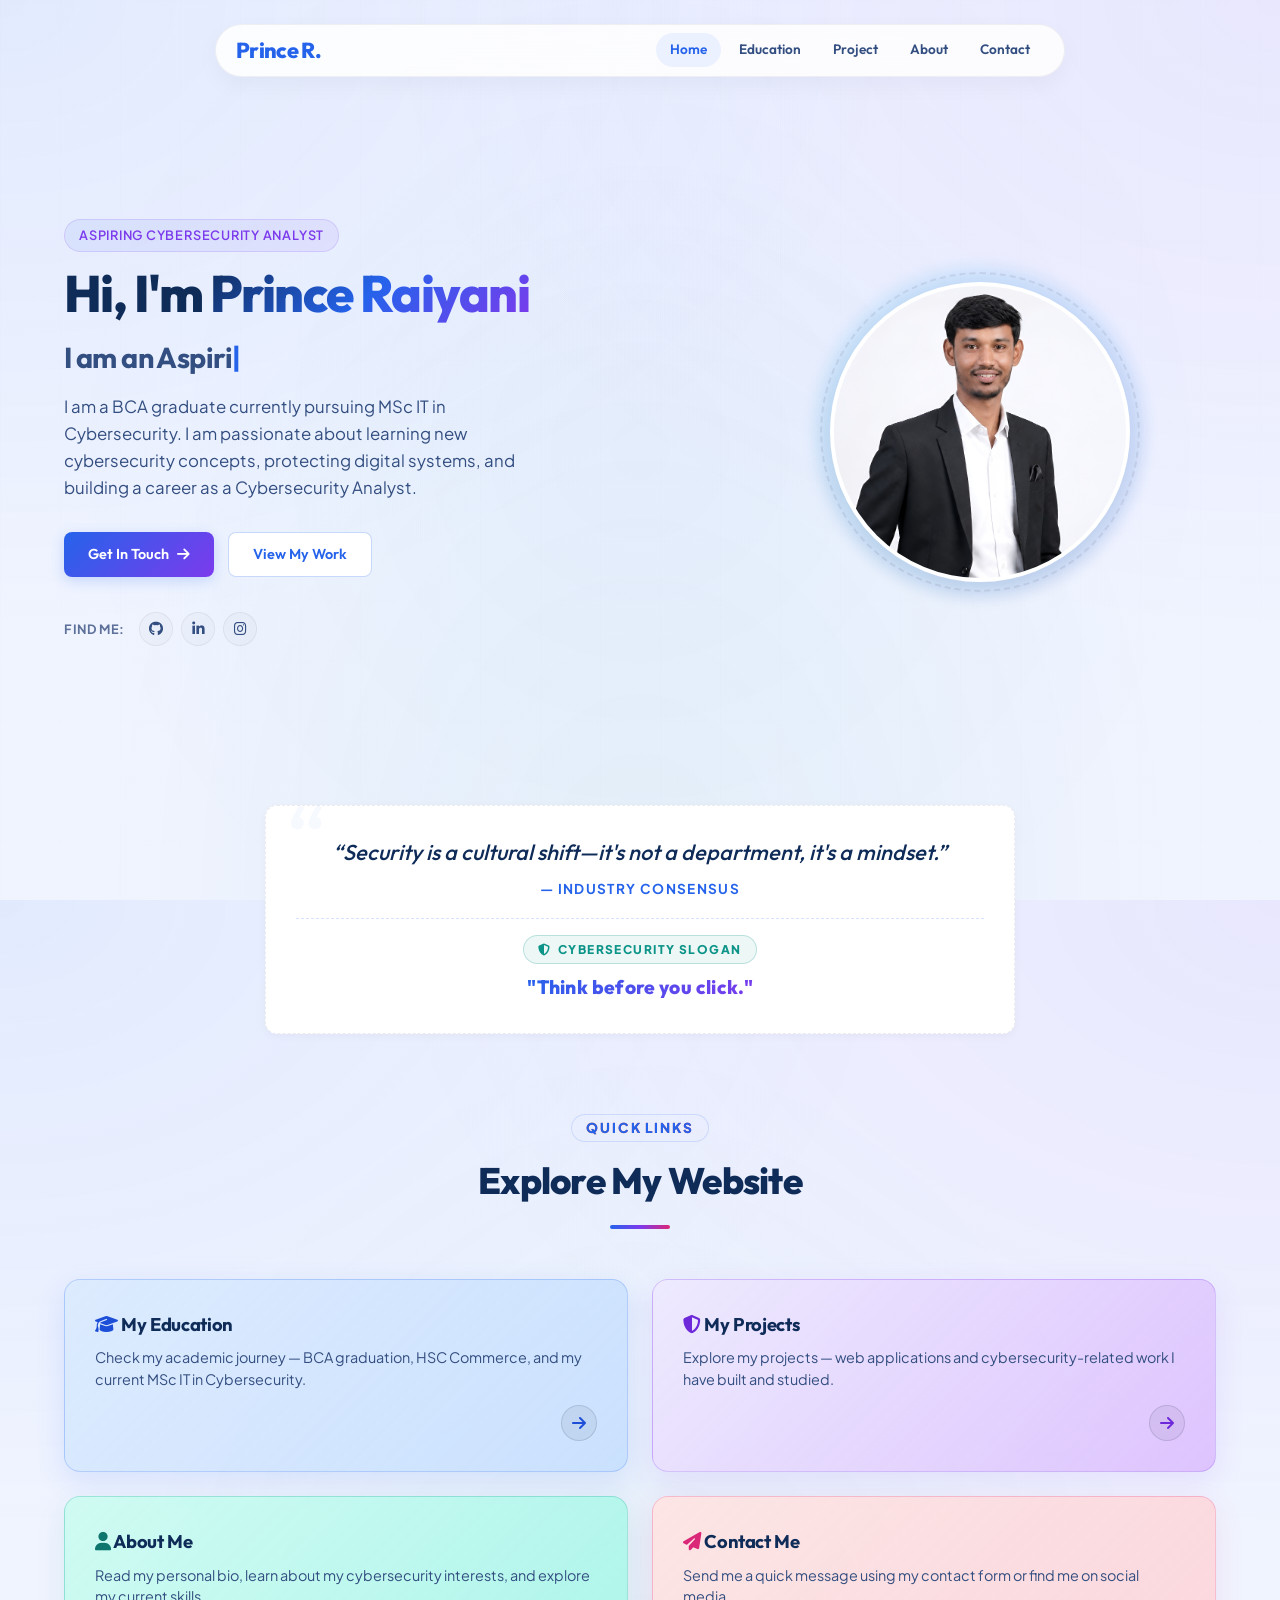
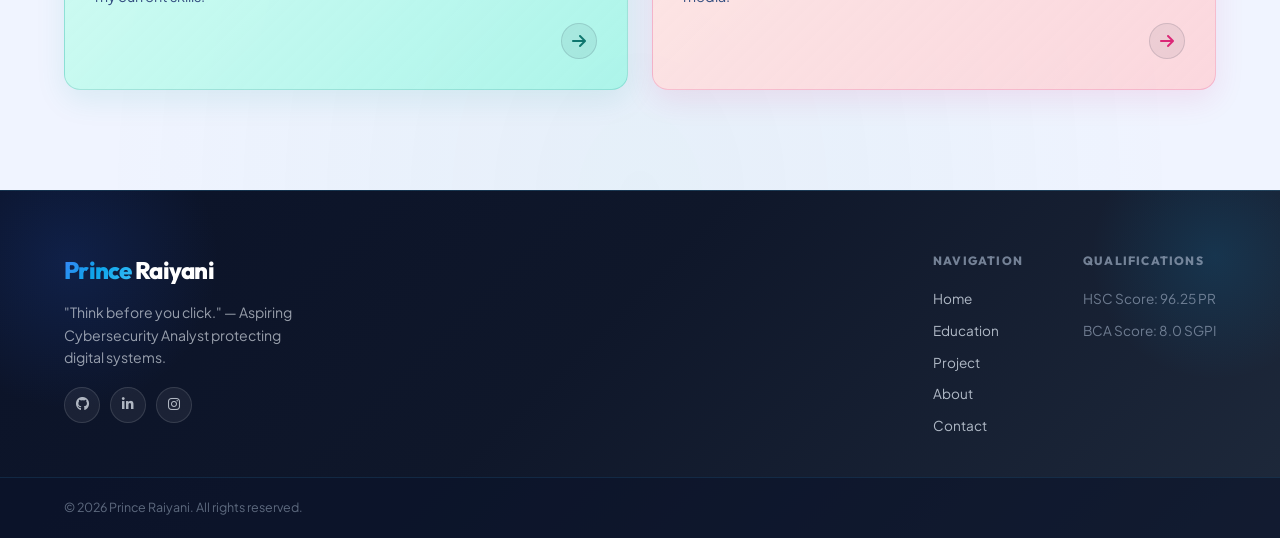
<file: index.html>
<!DOCTYPE html>
<html lang="en">
<head>
    <meta charset="UTF-8">
    <meta name="viewport" content="width=device-width, initial-scale=1.0">
    <title>Prince Raiyani | Professional Portfolio</title>
    
    <!-- SEO Meta Tags -->
    <meta name="description" content="Welcome to the professional portfolio of Prince Raiyani — Aspiring Cybersecurity Analyst pursuing MSc IT in Cybersecurity. Explore my education, projects, skills, and contact information.">
    <meta name="keywords" content="Prince Raiyani, Portfolio, Cybersecurity, Aspiring Analyst, MSc IT Cybersecurity, BCA Graduate, Network Security, Ethical Hacking">
    <meta name="author" content="Prince Raiyani">
    
    <!-- Google Fonts -->
    <link rel="preconnect" href="https://fonts.googleapis.com">
    <link rel="preconnect" href="https://fonts.gstatic.com" crossorigin>
    <link href="https://fonts.googleapis.com/css2?family=Outfit:wght@300;400;500;600;700;800&family=Plus+Jakarta+Sans:wght@300;400;500;600;700&display=swap" rel="stylesheet">
    
    <!-- FontAwesome for Icons -->
    <link rel="stylesheet" href="https://cdnjs.cloudflare.com/ajax/libs/font-awesome/6.4.0/css/all.min.css">
    
    <!-- CSS Stylesheet -->
    <link rel="stylesheet" href="styles.css">
</head>
<body>

    <!-- Light Background Glow Spotlight -->
    <div class="cursor-glow" id="cursor-glow"></div>
    <div class="grid-overlay"></div>

    <!-- Floating Navigation Capsule -->
    <header class="navbar" id="navbar">
        <div class="nav-container">
            <a href="index.html" class="logo" id="nav-logo">
                <span class="gradient-text">Prince</span> R.
            </a>
            
            <!-- Desktop Links in Requested Order: Home, Education, Project, About, Contact -->
            <nav class="nav-links">
                <a href="index.html" class="nav-item active" id="link-home">Home</a>
                <a href="education.html" class="nav-item" id="link-education">Education</a>
                <a href="projects.html" class="nav-item" id="link-projects">Project</a>
                <a href="about.html" class="nav-item" id="link-about">About</a>
                <a href="contact.html" class="nav-item" id="link-contact">Contact</a>
            </nav>
            
            <!-- Mobile Toggle Hamburger -->
            <button class="menu-toggle" id="menu-toggle" aria-label="Toggle Menu">
                <span class="bar"></span>
                <span class="bar"></span>
                <span class="bar"></span>
            </button>
        </div>
    </header>

    <!-- Mobile Navigation Menu -->
    <div class="mobile-menu-overlay" id="mobile-menu-overlay">
        <nav class="mobile-nav-links">
            <a href="index.html" class="mobile-nav-item active" id="m-link-home">Home</a>
            <a href="education.html" class="mobile-nav-item" id="m-link-education">Education</a>
            <a href="projects.html" class="mobile-nav-item" id="m-link-projects">Project</a>
            <a href="about.html" class="mobile-nav-item" id="m-link-about">About</a>
            <a href="contact.html" class="mobile-nav-item" id="m-link-contact">Contact</a>
        </nav>
    </div>

    <!-- Main Content -->
    <main>

        <!-- HERO SECTION -->
        <section id="home" class="section hero-section">
            <div class="container hero-container">
                <div class="hero-content">
                    <div class="badge fade-in">Aspiring Cybersecurity Analyst</div>
                    <h1 class="hero-title fade-in-delay-1">
                        Hi, I'm <span class="gradient-text">Prince Raiyani</span>
                    </h1>
                    <h2 class="hero-subtitle fade-in-delay-2">
                        I am an <span class="typewriter" id="typewriter">Aspiring Cybersecurity Analyst</span><span class="cursor-blink">|</span>
                    </h2>
                    <p class="hero-description fade-in-delay-3">
                        I am a BCA graduate currently pursuing MSc IT in Cybersecurity. I am passionate about learning new cybersecurity concepts, protecting digital systems, and building a career as a Cybersecurity Analyst.
                    </p>
                    
                    <div class="hero-actions fade-in-delay-3">
                        <a href="contact.html" class="btn btn-primary" id="hero-cta-primary">
                            <span>Get In Touch</span> <i class="fa-solid fa-arrow-right"></i>
                        </a>
                        <a href="projects.html" class="btn btn-secondary" id="hero-cta-secondary">
                            <span>View My Work</span>
                        </a>
                    </div>

                    <!-- Social Icons Row -->
                    <div class="hero-socials fade-in-delay-3">
                        <span class="social-label">Find me:</span>
                        <div class="social-row">
                            <a href="https://github.com/" target="_blank" class="hero-social-icon" aria-label="GitHub" id="hero-social-github">
                                <i class="fa-brands fa-github"></i>
                            </a>
                            <a href="https://www.linkedin.com/in/prince-raiyani-75b622342?utm_source=share_via&utm_content=profile&utm_medium=member_android" target="_blank" class="hero-social-icon" aria-label="LinkedIn" id="hero-social-linkedin">
                                <i class="fa-brands fa-linkedin-in"></i>
                            </a>
                            <a href="https://www.instagram.com/princeee._.2016?igsh=MWx2Z2V5cHl4cmIzbg==" target="_blank" class="hero-social-icon" aria-label="Instagram" id="hero-social-instagram">
                                <i class="fa-brands fa-instagram"></i>
                            </a>
                        </div>

                    </div>
                </div>

                <!-- Professional Zoomed Portrait (Waist-Up Half-Image) -->
                <div class="hero-visual fade-in-delay-2">
                    <div class="profile-frame-wrapper">
                        <div class="profile-glow-ring"></div>
                        <div class="profile-border-ring"></div>
                        <div class="profile-image-card">
                            <img src="assets/prince_profile.png" alt="Prince Raiyani" class="profile-pic" id="profile-headshot">
                        </div>
                    </div>
                </div>
            </div>
        </section>

        <!-- CYBERSECURITY QUOTE & MOTTO SECTION -->
        <section class="quote-section">
            <div class="container">
                <div class="quote-card fade-in">
                    <p class="quote-text">
                        “Security is a cultural shift—it's not a department, it's a mindset.”
                    </p>
                    <p class="quote-author">— Industry Consensus</p>
                    <div class="quote-slogan">
                        <span class="slogan-badge"><i class="fa-solid fa-shield-halved"></i> Cybersecurity Slogan</span>
                        <p class="slogan-text">"Think before you click."</p>
                    </div>
                </div>
            </div>
        </section>

        <!-- SUB-PAGE PREVIEW ROUTING SECTION -->
        <section class="section preview-section" style="padding-top: 40px;">
            <div class="container">
                <div class="section-header">
                    <span class="subtitle">Quick Links</span>
                    <h2 class="section-title">Explore My Website</h2>
                    <div class="accent-bar"></div>
                </div>

                <div class="welcome-grid">
                    
                    <!-- Preview Card 1: Education Page -->
                    <a href="education.html" class="glass-card preview-card fade-in" id="home-card-education">
                        <div>
                            <h3 class="preview-title"><i class="fa-solid fa-graduation-cap gradient-icon"></i> My Education</h3>
                            <p class="preview-desc">
                                Check my academic journey — BCA graduation, HSC Commerce, and my current MSc IT in Cybersecurity.
                            </p>
                        </div>
                        <div class="preview-arrow">
                            <i class="fa-solid fa-arrow-right"></i>
                        </div>
                    </a>

                    <!-- Preview Card 2: Project Page -->
                    <a href="projects.html" class="glass-card preview-card fade-in" id="home-card-projects">
                        <div>
                            <h3 class="preview-title"><i class="fa-solid fa-shield-halved gradient-icon"></i> My Projects</h3>
                            <p class="preview-desc">
                                Explore my projects — web applications and cybersecurity-related work I have built and studied.
                            </p>
                        </div>
                        <div class="preview-arrow">
                            <i class="fa-solid fa-arrow-right"></i>
                        </div>
                    </a>

                    <!-- Preview Card 3: About Page -->
                    <a href="about.html" class="glass-card preview-card fade-in" id="home-card-about">
                        <div>
                            <h3 class="preview-title"><i class="fa-solid fa-user gradient-icon"></i> About Me</h3>
                            <p class="preview-desc">
                                Read my personal bio, learn about my cybersecurity interests, and explore my current skills.
                            </p>
                        </div>
                        <div class="preview-arrow">
                            <i class="fa-solid fa-arrow-right"></i>
                        </div>
                    </a>

                    <!-- Preview Card 4: Contact Page -->
                    <a href="contact.html" class="glass-card preview-card fade-in" id="home-card-contact">
                        <div>
                            <h3 class="preview-title"><i class="fa-solid fa-paper-plane gradient-icon"></i> Contact Me</h3>
                            <p class="preview-desc">
                                Send me a quick message using my contact form or find me on social media.
                            </p>
                        </div>
                        <div class="preview-arrow">
                            <i class="fa-solid fa-arrow-right"></i>
                        </div>
                    </a>

                </div>
            </div>
        </section>

    </main>

    <!-- PREMIUM DARK FOOTER -->
    <footer class="footer">
        <div class="container footer-container">
            <div class="footer-brand">
                <a href="index.html" class="logo">
                    <span class="gradient-text">Prince</span> Raiyani
                </a>
                <p class="footer-tagline">"Think before you click." — Aspiring Cybersecurity Analyst protecting digital systems.</p>
                <div class="footer-social-row">
                    <a href="https://github.com/" target="_blank" class="footer-social-icon" aria-label="GitHub"><i class="fa-brands fa-github"></i></a>
                    <a href="https://linkedin.com/" target="_blank" class="footer-social-icon" aria-label="LinkedIn"><i class="fa-brands fa-linkedin-in"></i></a>
                    <a href="https://instagram.com/" target="_blank" class="footer-social-icon" aria-label="Instagram"><i class="fa-brands fa-instagram"></i></a>
                </div>
            </div>
            
            <div class="footer-links-grid">
                <div class="footer-link-col">
                    <h5>Navigation</h5>
                    <a href="index.html">Home</a>
                    <a href="education.html">Education</a>
                    <a href="projects.html">Project</a>
                    <a href="about.html">About</a>
                    <a href="contact.html">Contact</a>
                </div>
                <div class="footer-link-col">
                    <h5>Qualifications</h5>
                    <span>HSC Score: 96.25 PR</span>
                    <span>BCA Score: 8.0 SGPI</span>
                </div>
            </div>
        </div>

        <div class="footer-bottom">
            <div class="container footer-bottom-container">
                <p class="copyright">&copy; 2026 Prince Raiyani. All rights reserved.</p>
            </div>
        </div>

        <!-- Back to Top Arrow -->
        <a href="#home" class="back-to-top" id="back-to-top" aria-label="Scroll to top">
            <i class="fa-solid fa-arrow-up"></i>
        </a>
    </footer>

    <!-- Script File -->
    <script src="script.js"></script>
</body>
</html>
</file>
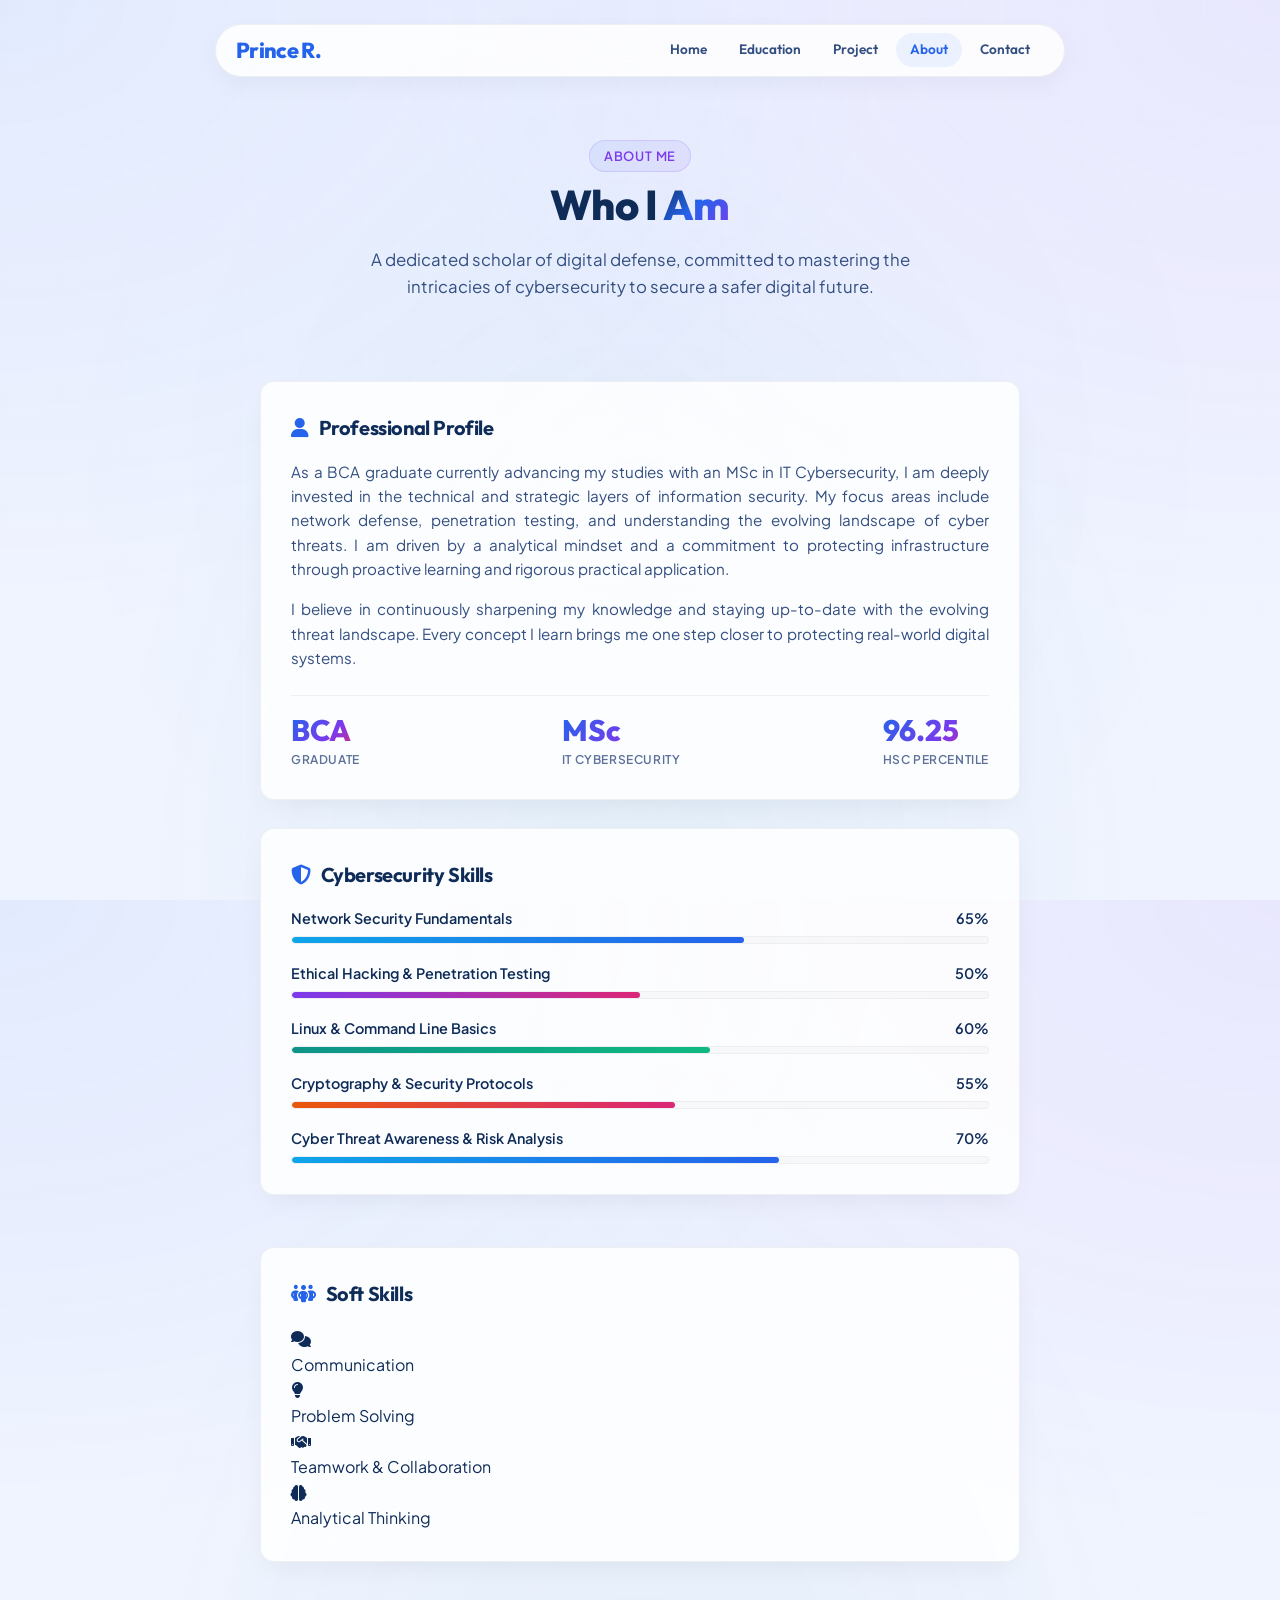
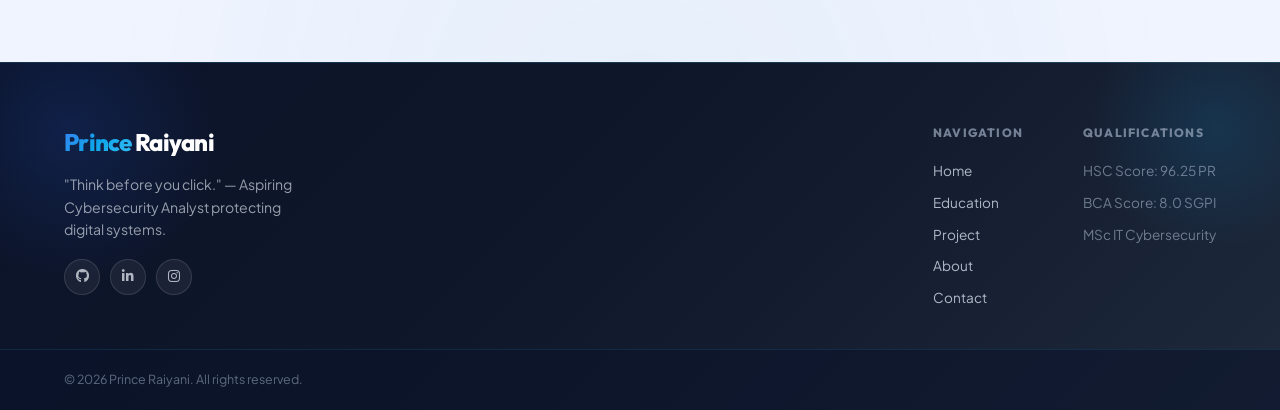
<file: about.html>
<!DOCTYPE html>
<html lang="en">
<head>
    <meta charset="UTF-8">
    <meta name="viewport" content="width=device-width, initial-scale=1.0">
    <title>About Me | Prince Raiyani</title>
    
    <!-- SEO Meta Tags -->
    <meta name="description" content="Learn about Prince Raiyani — an aspiring Cybersecurity Analyst pursuing MSc IT in Cybersecurity, with a BCA graduate background and a passion for network security and ethical hacking.">
    <meta name="keywords" content="Prince Raiyani, About, Cybersecurity, Aspiring Analyst, MSc IT, BCA Graduate, Network Security, Ethical Hacking">
    
    <!-- Google Fonts -->
    <link rel="preconnect" href="https://fonts.googleapis.com">
    <link rel="preconnect" href="https://fonts.gstatic.com" crossorigin>
    <link href="https://fonts.googleapis.com/css2?family=Outfit:wght@300;400;500;600;700;800&family=Plus+Jakarta+Sans:wght@300;400;500;600;700&display=swap" rel="stylesheet">
    
    <!-- FontAwesome for Icons -->
    <link rel="stylesheet" href="https://cdnjs.cloudflare.com/ajax/libs/font-awesome/6.4.0/css/all.min.css">
    
    <!-- CSS Stylesheet -->
    <link rel="stylesheet" href="styles.css">
</head>
<body>

    <!-- Dynamic Spotlight Background -->
    <div class="cursor-glow" id="cursor-glow"></div>
    <div class="grid-overlay"></div>

    <!-- Floating Navigation Capsule -->
    <header class="navbar" id="navbar">
        <div class="nav-container">
            <a href="index.html" class="logo" id="nav-logo">
                <span class="gradient-text">Prince</span> R.
            </a>
            
            <!-- Desktop Links -->
            <nav class="nav-links">
                <a href="index.html" class="nav-item" id="link-home">Home</a>
                <a href="education.html" class="nav-item" id="link-education">Education</a>
                <a href="projects.html" class="nav-item" id="link-projects">Project</a>
                <a href="about.html" class="nav-item active" id="link-about">About</a>
                <a href="contact.html" class="nav-item" id="link-contact">Contact</a>
            </nav>
            
            <!-- Mobile Toggle Hamburger -->
            <button class="menu-toggle" id="menu-toggle" aria-label="Toggle Menu">
                <span class="bar"></span>
                <span class="bar"></span>
                <span class="bar"></span>
            </button>
        </div>
    </header>

    <!-- Mobile Navigation Overlay Menu -->
    <div class="mobile-menu-overlay" id="mobile-menu-overlay">
        <nav class="mobile-nav-links">
            <a href="index.html" class="mobile-nav-item" id="m-link-home">Home</a>
            <a href="education.html" class="mobile-nav-item" id="m-link-education">Education</a>
            <a href="projects.html" class="mobile-nav-item" id="m-link-projects">Project</a>
            <a href="about.html" class="mobile-nav-item active" id="m-link-about">About</a>
            <a href="contact.html" class="mobile-nav-item" id="m-link-contact">Contact</a>
        </nav>
    </div>

    <!-- Main Content -->
    <main>

        <!-- PAGE TITLE HEADER -->
        <section class="page-title-section">
            <div class="container">
                <span class="badge fade-in">About Me</span>
                <h1 class="page-title fade-in-delay-1">Who I <span class="gradient-text">Am</span></h1>
                <p class="page-subtitle fade-in-delay-2">
                    A dedicated scholar of digital defense, committed to mastering the intricacies of cybersecurity to secure a safer digital future.
                </p>
                <div class="accent-bar fade-in-delay-2"></div>
            </div>
        </section>

        <!-- CONTENT GRID -->
        <section class="section about-main-section" style="padding-top: 20px;">
            <div class="container">
                <div class="about-grid">
                    
                    <!-- Left: Bio & Skills -->
                    <div class="about-content">
                        
                        <!-- Bio Card -->
                        <div class="glass-card bio-card fade-in-delay-2">
                            <h3 class="card-heading"><i class="fa-solid fa-user gradient-icon"></i> Professional Profile</h3>
                            <p class="bio-text">
                                As a BCA graduate currently advancing my studies with an MSc in IT Cybersecurity, I am deeply invested in the technical and strategic layers of information security. My focus areas include network defense, penetration testing, and understanding the evolving landscape of cyber threats. I am driven by a analytical mindset and a commitment to protecting infrastructure through proactive learning and rigorous practical application.
                            </p>
                            <p class="bio-text">
                                I believe in continuously sharpening my knowledge and staying up-to-date with the evolving threat landscape. Every concept I learn brings me one step closer to protecting real-world digital systems.
                            </p>
                            
                            <div class="fact-row">
                                <div class="fact-item">
                                    <span class="fact-num gradient-text">BCA</span>
                                    <span class="fact-lbl">Graduate</span>
                                </div>
                                <div class="fact-item">
                                    <span class="fact-num gradient-text">MSc</span>
                                    <span class="fact-lbl">IT Cybersecurity</span>
                                </div>
                                <div class="fact-item">
                                    <span class="fact-num gradient-text">96.25</span>
                                    <span class="fact-lbl">HSC Percentile</span>
                                </div>
                            </div>
                        </div>

                        <!-- Cybersecurity Skill Capabilities Card -->
                        <div class="glass-card skills-card fade-in-delay-3">
                            <h3 class="card-heading"><i class="fa-solid fa-shield-halved gradient-icon"></i> Cybersecurity Skills</h3>
                            
                            <div class="skills-wrapper">
                                <div class="skill-group">
                                    <div class="skill-label">
                                        <span>Network Security Fundamentals</span>
                                        <span>65%</span>
                                    </div>
                                    <div class="skill-bar-container">
                                        <div class="skill-bar-fill" data-progress="65%"></div>
                                    </div>
                                </div>

                                <div class="skill-group">
                                    <div class="skill-label">
                                        <span>Ethical Hacking &amp; Penetration Testing</span>
                                        <span>50%</span>
                                    </div>
                                    <div class="skill-bar-container">
                                        <div class="skill-bar-fill" data-progress="50%"></div>
                                    </div>
                                </div>

                                <div class="skill-group">
                                    <div class="skill-label">
                                        <span>Linux &amp; Command Line Basics</span>
                                        <span>60%</span>
                                    </div>
                                    <div class="skill-bar-container">
                                        <div class="skill-bar-fill" data-progress="60%"></div>
                                    </div>
                                </div>

                                <div class="skill-group">
                                    <div class="skill-label">
                                        <span>Cryptography &amp; Security Protocols</span>
                                        <span>55%</span>
                                    </div>
                                    <div class="skill-bar-container">
                                        <div class="skill-bar-fill" data-progress="55%"></div>
                                    </div>
                                </div>

                                <div class="skill-group">
                                    <div class="skill-label">
                                        <span>Cyber Threat Awareness &amp; Risk Analysis</span>
                                        <span>70%</span>
                                    </div>
                                    <div class="skill-bar-container">
                                        <div class="skill-bar-fill" data-progress="70%"></div>
                                    </div>
                                </div>
                            </div>
                        </div>

                        <!-- Soft Skills Card -->
                        <div class="glass-card skills-card fade-in-delay-3" style="margin-top: 24px;">
                            <h3 class="card-heading"><i class="fa-solid fa-people-group gradient-icon"></i> Soft Skills</h3>

                            <div class="soft-skills-grid">
                                <div class="soft-skill-item">
                                    <div class="soft-skill-icon">
                                        <i class="fa-solid fa-comments"></i>
                                    </div>
                                    <span class="soft-skill-label">Communication</span>
                                </div>
                                <div class="soft-skill-item">
                                    <div class="soft-skill-icon">
                                        <i class="fa-solid fa-lightbulb"></i>
                                    </div>
                                    <span class="soft-skill-label">Problem Solving</span>
                                </div>
                                <div class="soft-skill-item">
                                    <div class="soft-skill-icon">
                                        <i class="fa-solid fa-handshake"></i>
                                    </div>
                                    <span class="soft-skill-label">Teamwork &amp; Collaboration</span>
                                </div>
                                <div class="soft-skill-item">
                                    <div class="soft-skill-icon">
                                        <i class="fa-solid fa-brain"></i>
                                    </div>
                                    <span class="soft-skill-label">Analytical Thinking</span>
                                </div>
                            </div>
                        </div>
                    </div>
                </div>
            </div>
        </section>

    </main>

    <!-- FOOTER -->
    <footer class="footer">
        <div class="container footer-container">
            <div class="footer-brand">
                <a href="index.html" class="logo">
                    <span class="gradient-text">Prince</span> Raiyani
                </a>
                <p class="footer-tagline">"Think before you click." — Aspiring Cybersecurity Analyst protecting digital systems.</p>
                <div class="footer-social-row">
                    <a href="https://github.com/" target="_blank" class="footer-social-icon" aria-label="GitHub"><i class="fa-brands fa-github"></i></a>
                    <a href="https://linkedin.com/" target="_blank" class="footer-social-icon" aria-label="LinkedIn"><i class="fa-brands fa-linkedin-in"></i></a>
                    <a href="https://instagram.com/" target="_blank" class="footer-social-icon" aria-label="Instagram"><i class="fa-brands fa-instagram"></i></a>
                </div>
            </div>

            <div class="footer-links-grid">
                <div class="footer-link-col">
                    <h5>Navigation</h5>
                    <a href="index.html">Home</a>
                    <a href="education.html">Education</a>
                    <a href="projects.html">Project</a>
                    <a href="about.html">About</a>
                    <a href="contact.html">Contact</a>
                </div>
                <div class="footer-link-col">
                    <h5>Qualifications</h5>
                    <span>HSC Score: 96.25 PR</span>
                    <span>BCA Score: 8.0 SGPI</span>
                    <span>MSc IT Cybersecurity</span>
                </div>
            </div>
        </div>

        <div class="footer-bottom">
            <div class="container footer-bottom-container">
                <p class="copyright">&copy; 2026 Prince Raiyani. All rights reserved.</p>
            </div>
        </div>

        <!-- Back to Top Arrow -->
        <a href="#navbar" class="back-to-top" id="back-to-top" aria-label="Scroll to top">
            <i class="fa-solid fa-arrow-up"></i>
        </a>
    </footer>


    <!-- Script File -->
    <script src="script.js"></script>
</body>
</html>
</file>
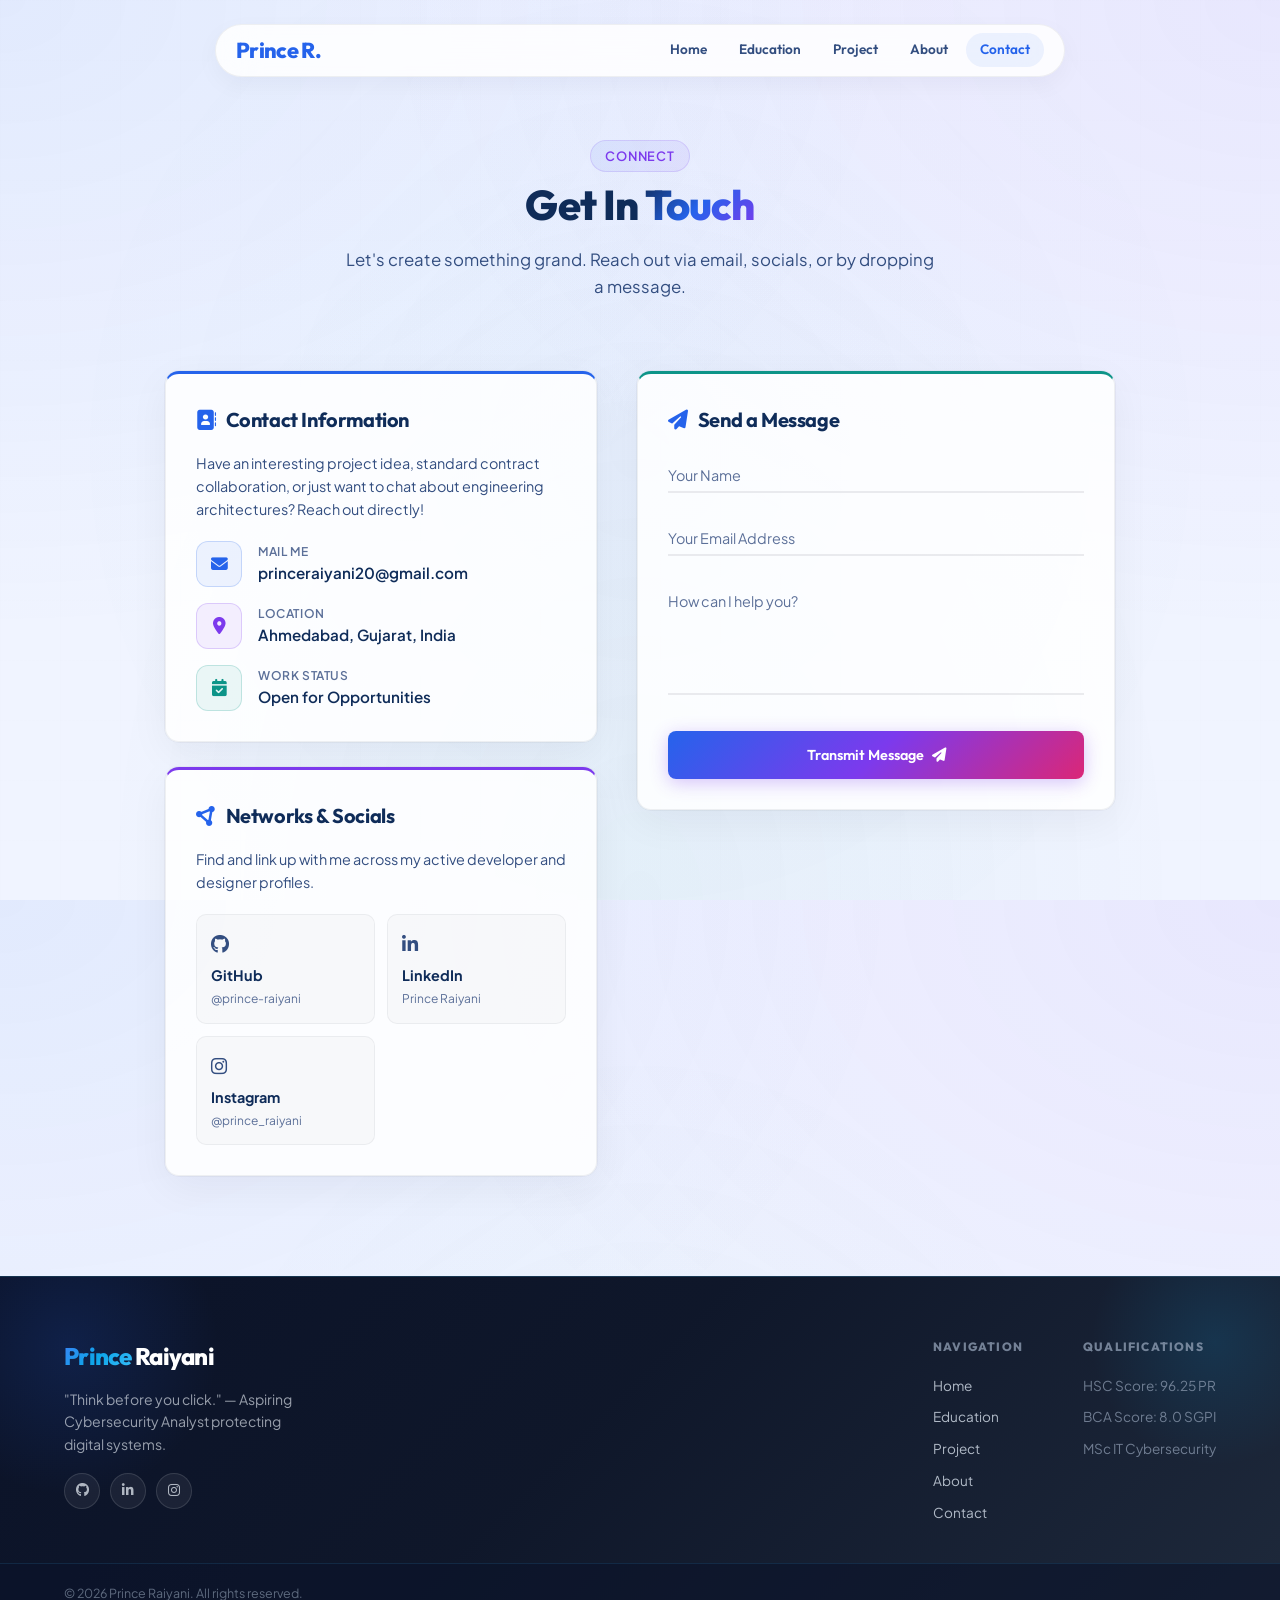
<file: contact.html>
<!DOCTYPE html>
<html lang="en">
<head>
    <meta charset="UTF-8">
    <meta name="viewport" content="width=device-width, initial-scale=1.0">
    <title>Contact Prince Raiyani</title>
    
    <!-- SEO Meta Tags -->
    <meta name="description" content="Get in touch with Prince Raiyani. Submit a message via the validation contact form, find active social networks links, and reach out for opportunities.">
    <meta name="keywords" content="Prince Raiyani, Contact, Email, Location, Form, Social Links, networks">
    
    <!-- Google Fonts -->
    <link rel="preconnect" href="https://fonts.googleapis.com">
    <link rel="preconnect" href="https://fonts.gstatic.com" crossorigin>
    <link href="https://fonts.googleapis.com/css2?family=Outfit:wght@300;400;500;600;700;800&family=Plus+Jakarta+Sans:wght@300;400;500;600;700&display=swap" rel="stylesheet">
    
    <!-- FontAwesome for Icons -->
    <link rel="stylesheet" href="https://cdnjs.cloudflare.com/ajax/libs/font-awesome/6.4.0/css/all.min.css">
    
    <!-- CSS Stylesheet -->
    <link rel="stylesheet" href="styles.css">
</head>
<body>

    <!-- Dynamic Spotlight Background -->
    <div class="cursor-glow" id="cursor-glow"></div>
    <div class="grid-overlay"></div>

    <!-- Floating Navigation Capsule -->
    <header class="navbar" id="navbar">
        <div class="nav-container">
            <a href="index.html" class="logo" id="nav-logo">
                <span class="gradient-text">Prince</span> R.
            </a>
            
            <!-- Desktop Links -->
            <nav class="nav-links">
                <a href="index.html" class="nav-item" id="link-home">Home</a>
                <a href="education.html" class="nav-item" id="link-education">Education</a>
                <a href="projects.html" class="nav-item" id="link-projects">Project</a>
                <a href="about.html" class="nav-item" id="link-about">About</a>
                <a href="contact.html" class="nav-item active" id="link-contact">Contact</a>
            </nav>
            
            <!-- Mobile Toggle Hamburger -->
            <button class="menu-toggle" id="menu-toggle" aria-label="Toggle Menu">
                <span class="bar"></span>
                <span class="bar"></span>
                <span class="bar"></span>
            </button>
        </div>
    </header>

    <!-- Mobile Navigation Overlay Menu -->
    <div class="mobile-menu-overlay" id="mobile-menu-overlay">
        <nav class="mobile-nav-links">
            <a href="index.html" class="mobile-nav-item" id="m-link-home">Home</a>
            <a href="education.html" class="mobile-nav-item" id="m-link-education">Education</a>
            <a href="projects.html" class="mobile-nav-item" id="m-link-projects">Project</a>
            <a href="about.html" class="mobile-nav-item" id="m-link-about">About</a>
            <a href="contact.html" class="mobile-nav-item active" id="m-link-contact">Contact</a>
        </nav>
    </div>

    <!-- Main Content -->
    <main>

        <!-- PAGE TITLE HEADER -->
        <section class="page-title-section">
            <div class="container">
                <span class="badge fade-in">Connect</span>
                <h1 class="page-title fade-in-delay-1">Get In <span class="gradient-text">Touch</span></h1>
                <p class="page-subtitle fade-in-delay-2">
                    Let's create something grand. Reach out via email, socials, or by dropping a message.
                </p>
                <div class="accent-bar fade-in-delay-2"></div>
            </div>
        </section>

        <!-- CONTACT GRID SECTION -->
        <section class="section contact-main-section" style="padding-top: 10px;">
            <div class="container">
                <div class="contact-grid">
                    
                    <!-- Left: Reach Info & Networks -->
                    <div class="contact-info-wrapper fade-in-delay-2">
                        
                        <!-- Contact Detail Card -->
                        <div class="glass-card contact-detail-card">
                            <h3 class="card-heading"><i class="fa-solid fa-address-book gradient-icon"></i> Contact Information</h3>
                            <p class="contact-subtext">
                                Have an interesting project idea, standard contract collaboration, or just want to chat about engineering architectures? Reach out directly!
                            </p>
                            
                            <div class="contact-list">
                                <div class="contact-list-item">
                                    <div class="icon-bubble">
                                        <i class="fa-solid fa-envelope"></i>
                                    </div>
                                    <div class="item-text">
                                        <span class="item-label">Mail Me</span>
                                        <a href="mailto:princeraiyani20@gmail.com" class="item-link" id="email-click">princeraiyani20@gmail.com</a>
                                    </div>
                                </div>

                                <div class="contact-list-item">
                                    <div class="icon-bubble">
                                        <i class="fa-solid fa-location-dot"></i>
                                    </div>
                                    <div class="item-text">
                                        <span class="item-label">Location</span>
                                        <span class="item-val">Ahmedabad, Gujarat, India</span>
                                    </div>
                                </div>

                                <div class="contact-list-item">
                                    <div class="icon-bubble">
                                        <i class="fa-solid fa-calendar-check"></i>
                                    </div>
                                    <div class="item-text">
                                        <span class="item-label">Work Status</span>
                                        <span class="item-val">Open for Opportunities</span>
                                    </div>
                                </div>
                            </div>
                        </div>

                        <!-- Networks & Social Box Grid -->
                        <div class="glass-card socials-grid-card">
                            <h3 class="card-heading"><i class="fa-solid fa-circle-nodes gradient-icon"></i> Networks & Socials</h3>
                            <p class="contact-subtext">Find and link up with me across my active developer and designer profiles.</p>
                            
                            <div class="social-networks-grid">
                                <!-- NOTE FOR USER: Paste your custom links inside the href properties below -->
                                <a href="https://github.com/" target="_blank" class="social-net-box github" id="social-box-github">
                                    <div class="net-icon"><i class="fa-brands fa-github"></i></div>
                                    <span class="net-name">GitHub</span>
                                    <span class="net-handle">@prince-raiyani</span>
                                </a>

                                <a href="https://linkedin.com/" target="_blank" class="social-net-box linkedin" id="social-box-linkedin">
                                    <div class="net-icon"><i class="fa-brands fa-linkedin-in"></i></div>
                                    <span class="net-name">LinkedIn</span>
                                    <span class="net-handle">Prince Raiyani</span>
                                </a>

                                <a href="https://instagram.com/" target="_blank" class="social-net-box instagram" id="social-box-instagram">
                                    <div class="net-icon"><i class="fa-brands fa-instagram"></i></div>
                                    <span class="net-name">Instagram</span>
                                    <span class="net-handle">@prince_raiyani</span>
                                </a>
                            </div>
                        </div>
                    </div>

                    <!-- Right: Dynamic Contact Form -->
                    <div class="glass-card form-card fade-in-delay-3">
                        <h3 class="card-heading"><i class="fa-solid fa-paper-plane gradient-icon"></i> Send a Message</h3>
                        <form id="contact-form" class="contact-form" autocomplete="off">
                            <div class="form-row">
                                <div class="input-group">
                                    <input type="text" id="form-name" required placeholder=" ">
                                    <label for="form-name">Your Name</label>
                                    <span class="input-focus-line"></span>
                                </div>
                            </div>

                            <div class="form-row">
                                <div class="input-group">
                                    <input type="email" id="form-email" required placeholder=" ">
                                    <label for="form-email">Your Email Address</label>
                                    <span class="input-focus-line"></span>
                                </div>
                            </div>

                            <div class="form-row">
                                <div class="input-group">
                                    <textarea id="form-message" required placeholder=" " rows="5"></textarea>
                                    <label for="form-message">How can I help you?</label>
                                    <span class="input-focus-line"></span>
                                </div>
                            </div>

                            <button type="submit" class="btn btn-primary btn-submit" id="form-submit-btn">
                                <span class="btn-text">Transmit Message</span>
                                <i class="fa-solid fa-paper-plane btn-icon"></i>
                                <span class="spinner" id="form-spinner"></span>
                            </button>
                        </form>
                        
                        <!-- Success Card Overlay -->
                        <div class="form-success-overlay" id="form-success-overlay">
                            <div class="success-content">
                                <div class="success-icon-bubble">
                                    <i class="fa-solid fa-check"></i>
                                </div>
                                <h4>Message Transmitted!</h4>
                                <p>Thank you, Prince Raiyani has received your submission and will get back to you shortly.</p>
                                <button class="btn btn-secondary btn-sm" id="success-close-btn">Send Another</button>
                            </div>
                        </div>
                    </div>

                </div>
            </div>
        </section>

    </main>

    <!-- CLEAN CORPORATE FOOTER -->
    <footer class="footer">
        <div class="container footer-container">
            <div class="footer-brand">
                <a href="index.html" class="logo">
                    <span class="gradient-text">Prince</span> Raiyani
                </a>
                <p class="footer-tagline">"Think before you click." — Aspiring Cybersecurity Analyst protecting digital systems.</p>
                <div class="footer-social-row">
                    <a href="https://github.com/" target="_blank" class="footer-social-icon" aria-label="GitHub"><i class="fa-brands fa-github"></i></a>
                    <a href="https://linkedin.com/" target="_blank" class="footer-social-icon" aria-label="LinkedIn"><i class="fa-brands fa-linkedin-in"></i></a>
                    <a href="https://instagram.com/" target="_blank" class="footer-social-icon" aria-label="Instagram"><i class="fa-brands fa-instagram"></i></a>
                </div>
            </div>
            
            <div class="footer-links-grid">
                <div class="footer-link-col">
                    <h5>Navigation</h5>
                    <a href="index.html">Home</a>
                    <a href="education.html">Education</a>
                    <a href="projects.html">Project</a>
                    <a href="about.html">About</a>
                    <a href="contact.html">Contact</a>
                </div>
                <div class="footer-link-col">
                    <h5>Qualifications</h5>
                    <span>HSC Score: 96.25 PR</span>
                    <span>BCA Score: 8.0 SGPI</span>
                    <span>MSc IT Cybersecurity</span>
                </div>
            </div>
        </div>

        <div class="footer-bottom">
            <div class="container footer-bottom-container">
                <p class="copyright">&copy; 2026 Prince Raiyani. All rights reserved.</p>
            </div>
        </div>

        <!-- Back to Top Arrow -->
        <a href="#navbar" class="back-to-top" id="back-to-top" aria-label="Scroll to top">
            <i class="fa-solid fa-arrow-up"></i>
        </a>
    </footer>

    <!-- Script File -->
    <script src="script.js"></script>
</body>
</html>
</file>
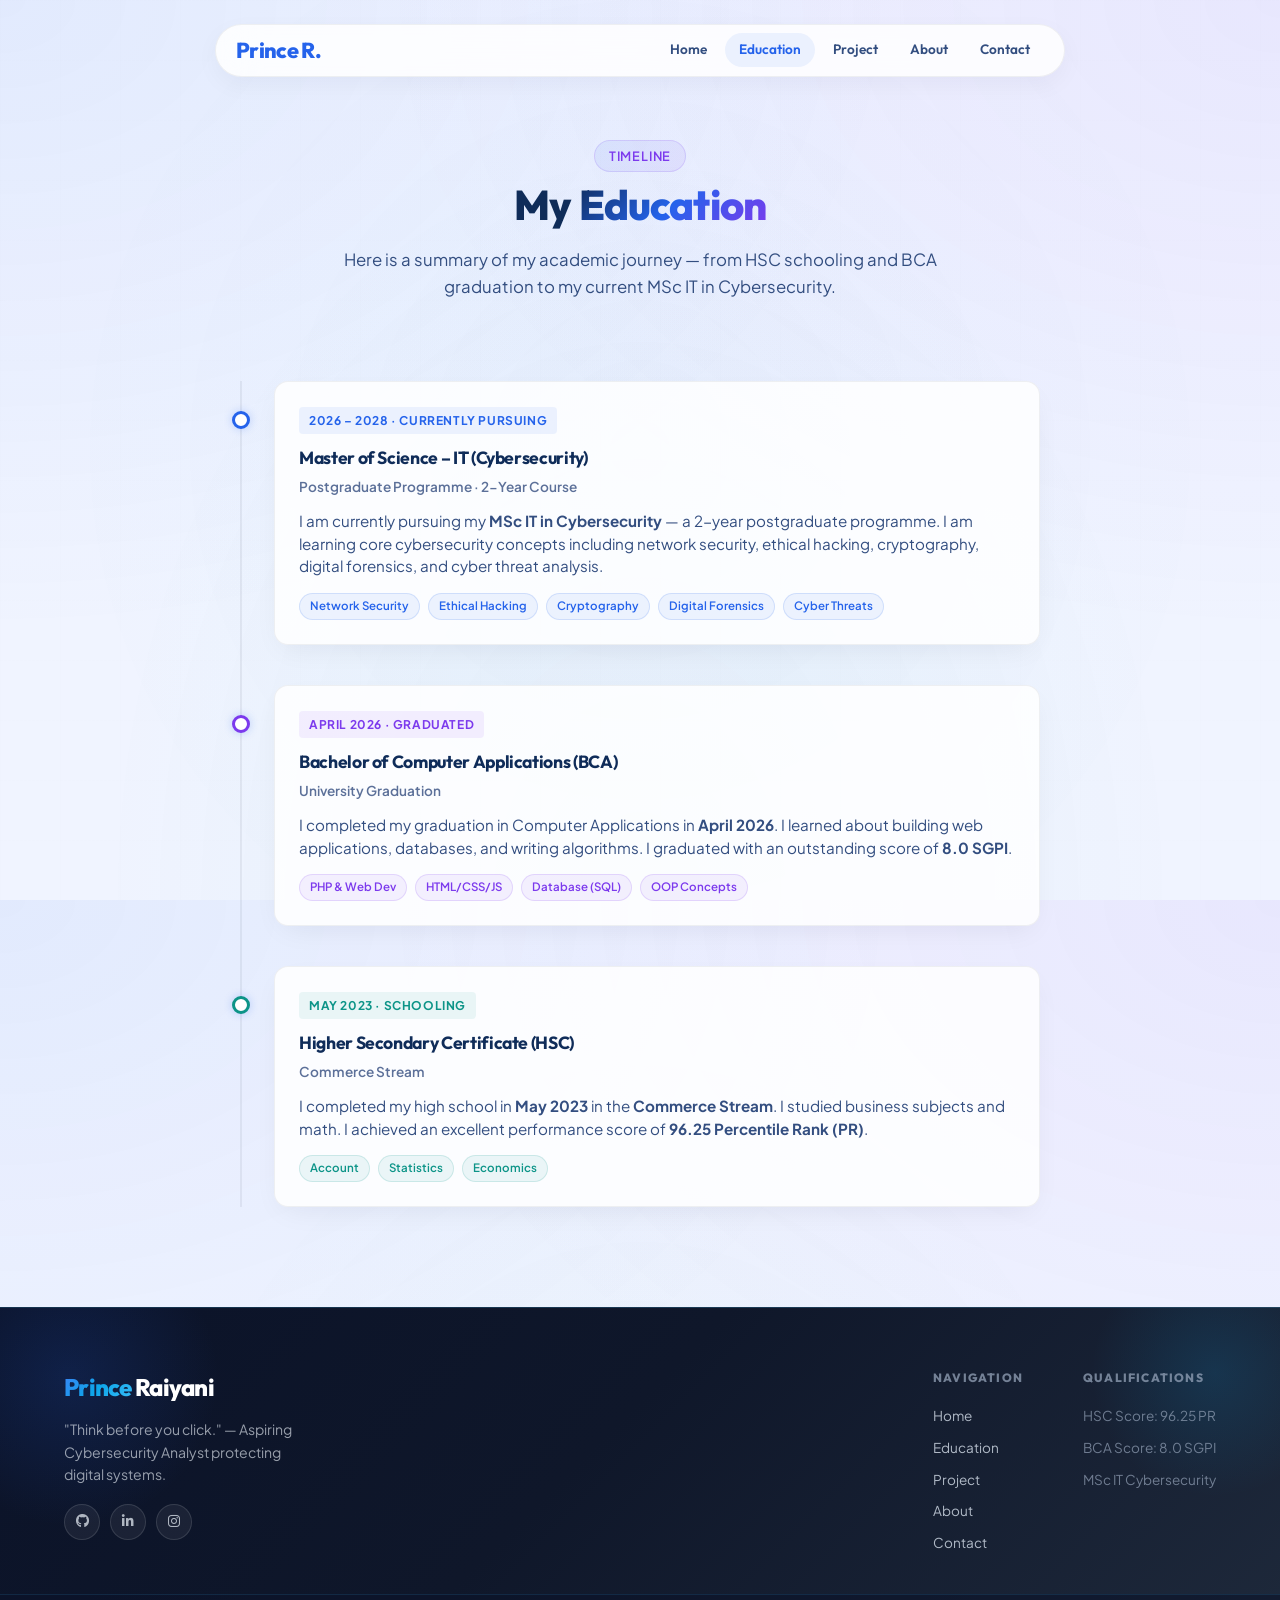
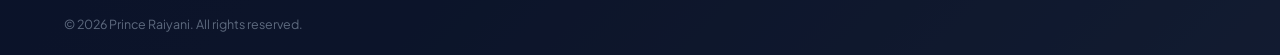
<file: education.html>
<!DOCTYPE html>
<html lang="en">
<head>
    <meta charset="UTF-8">
    <meta name="viewport" content="width=device-width, initial-scale=1.0">
    <title>Education | Prince Raiyani</title>
    
    <!-- SEO Meta Tags -->
    <meta name="description" content="View the education and academic history of Prince Raiyani, including MSc IT in Cybersecurity (pursuing), BCA (8.0 SGPI), and HSC Commerce (96.25 PR).">
    <meta name="keywords" content="Prince Raiyani, Education, MSc IT Cybersecurity, BCA, HSC Commerce, Cybersecurity Student">
    
    <!-- Google Fonts -->
    <link rel="preconnect" href="https://fonts.googleapis.com">
    <link rel="preconnect" href="https://fonts.gstatic.com" crossorigin>
    <link href="https://fonts.googleapis.com/css2?family=Outfit:wght@300;400;500;600;700;800&family=Plus+Jakarta+Sans:wght@300;400;500;600;700&display=swap" rel="stylesheet">
    
    <!-- FontAwesome for Icons -->
    <link rel="stylesheet" href="https://cdnjs.cloudflare.com/ajax/libs/font-awesome/6.4.0/css/all.min.css">
    
    <!-- CSS Stylesheet -->
    <link rel="stylesheet" href="styles.css">
</head>
<body>

    <!-- Light Background Glow Spotlight -->
    <div class="cursor-glow" id="cursor-glow"></div>
    <div class="grid-overlay"></div>

    <!-- Floating Navigation Capsule -->
    <header class="navbar" id="navbar">
        <div class="nav-container">
            <a href="index.html" class="logo" id="nav-logo">
                <span class="gradient-text">Prince</span> R.
            </a>
            
            <!-- Desktop Links in Requested Order: Home, Education, Project, About, Contact -->
            <nav class="nav-links">
                <a href="index.html" class="nav-item" id="link-home">Home</a>
                <a href="education.html" class="nav-item active" id="link-education">Education</a>
                <a href="projects.html" class="nav-item" id="link-projects">Project</a>
                <a href="about.html" class="nav-item" id="link-about">About</a>
                <a href="contact.html" class="nav-item" id="link-contact">Contact</a>
            </nav>
            
            <!-- Mobile Toggle Hamburger -->
            <button class="menu-toggle" id="menu-toggle" aria-label="Toggle Menu">
                <span class="bar"></span>
                <span class="bar"></span>
                <span class="bar"></span>
            </button>
        </div>
    </header>

    <!-- Mobile Navigation Menu -->
    <div class="mobile-menu-overlay" id="mobile-menu-overlay">
        <nav class="mobile-nav-links">
            <a href="index.html" class="mobile-nav-item" id="m-link-home">Home</a>
            <a href="education.html" class="mobile-nav-item active" id="m-link-education">Education</a>
            <a href="projects.html" class="mobile-nav-item" id="m-link-projects">Project</a>
            <a href="about.html" class="mobile-nav-item" id="m-link-about">About</a>
            <a href="contact.html" class="mobile-nav-item" id="m-link-contact">Contact</a>
        </nav>
    </div>

    <!-- Main Content -->
    <main>

        <!-- PAGE TITLE -->
        <section class="page-title-section">
            <div class="container">
                <span class="badge fade-in">Timeline</span>
                <h1 class="page-title fade-in-delay-1">My <span class="gradient-text">Education</span></h1>
                <p class="page-subtitle fade-in-delay-2">
                    Here is a summary of my academic journey — from HSC schooling and BCA graduation to my current MSc IT in Cybersecurity.
                </p>
                <div class="accent-bar fade-in-delay-2"></div>
            </div>
        </section>

        <!-- TIMELINE SECTION -->
        <section class="section timeline-section" style="padding-top: 10px;">
            <div class="container">
                <div class="timeline-tree fade-in-delay-2">
                    
                    <!-- Milestone 0: MSc IT Cybersecurity (Currently Pursuing) -->
                    <div class="timeline-item">
                        <div class="timeline-marker">
                            <div class="timeline-dot"></div>
                            <div class="timeline-line"></div>
                        </div>
                        <div class="timeline-card glass-card accent-blue">
                            <span class="timeline-date">2026 – 2028 &middot; Currently Pursuing</span>
                            <h4 class="timeline-degree">Master of Science – IT (Cybersecurity)</h4>
                            <span class="timeline-institution">Postgraduate Programme &middot; 2-Year Course</span>
                            <p class="timeline-desc">
                                I am currently pursuing my <strong>MSc IT in Cybersecurity</strong> — a 2-year postgraduate programme. I am learning core cybersecurity concepts including network security, ethical hacking, cryptography, digital forensics, and cyber threat analysis.
                            </p>
                            <div class="timeline-pills">
                                <span>Network Security</span>
                                <span>Ethical Hacking</span>
                                <span>Cryptography</span>
                                <span>Digital Forensics</span>
                                <span>Cyber Threats</span>
                            </div>
                        </div>
                    </div>

                    <!-- Milestone 1: BCA -->
                    <div class="timeline-item">
                        <div class="timeline-marker">
                            <div class="timeline-dot"></div>
                            <div class="timeline-line"></div>
                        </div>
                        <div class="timeline-card glass-card accent-purple">
                            <span class="timeline-date">April 2026 &middot; Graduated</span>
                            <h4 class="timeline-degree">Bachelor of Computer Applications (BCA)</h4>
                            <span class="timeline-institution">University Graduation</span>
                            <p class="timeline-desc">
                                I completed my graduation in Computer Applications in <strong>April 2026</strong>. I learned about building web applications, databases, and writing algorithms. I graduated with an outstanding score of <strong>8.0 SGPI</strong>.
                            </p>
                            <div class="timeline-pills">
                                <span>PHP &amp; Web Dev</span>
                                <span>HTML/CSS/JS</span>
                                <span>Database (SQL)</span>
                                <span>OOP Concepts</span>
                            </div>
                        </div>
                    </div>

                    <!-- Milestone 2: HSC Commerce -->
                    <div class="timeline-item">
                        <div class="timeline-marker">
                            <div class="timeline-dot"></div>
                            <div class="timeline-line"></div>
                        </div>
                        <div class="timeline-card glass-card accent-purple">
                            <span class="timeline-date">May 2023 · Schooling</span>
                            <h4 class="timeline-degree">Higher Secondary Certificate (HSC)</h4>
                            <span class="timeline-institution">Commerce Stream</span>
                            <p class="timeline-desc">
                                I completed my high school in <strong>May 2023</strong> in the <strong>Commerce Stream</strong>. I studied business subjects and math. I achieved an excellent performance score of <strong>96.25 Percentile Rank (PR)</strong>.
                            </p>
                            <div class="timeline-pills">
                                <span>Account</span>
                                <span>Statistics</span>
                                <span>Economics</span>
                            </div>
                        </div>
                    </div>


                </div>
            </div>
        </section>

    </main>

    <!-- CLEAN CORPORATE FOOTER -->
    <footer class="footer">
        <div class="container footer-container">
            <div class="footer-brand">
                <a href="index.html" class="logo">
                    <span class="gradient-text">Prince</span> Raiyani
                </a>
                <p class="footer-tagline">"Think before you click." — Aspiring Cybersecurity Analyst protecting digital systems.</p>
                <div class="footer-social-row">
                    <a href="https://github.com/" target="_blank" class="footer-social-icon" aria-label="GitHub"><i class="fa-brands fa-github"></i></a>
                    <a href="https://linkedin.com/" target="_blank" class="footer-social-icon" aria-label="LinkedIn"><i class="fa-brands fa-linkedin-in"></i></a>
                    <a href="https://instagram.com/" target="_blank" class="footer-social-icon" aria-label="Instagram"><i class="fa-brands fa-instagram"></i></a>
                </div>
            </div>

            <div class="footer-links-grid">
                <div class="footer-link-col">
                    <h5>Navigation</h5>
                    <a href="index.html">Home</a>
                    <a href="education.html">Education</a>
                    <a href="projects.html">Project</a>
                    <a href="about.html">About</a>
                    <a href="contact.html">Contact</a>
                </div>
                <div class="footer-link-col">
                    <h5>Qualifications</h5>
                    <span>HSC Score: 96.25 PR</span>
                    <span>BCA Score: 8.0 SGPI</span>
                    <span>MSc IT Cybersecurity</span>
                </div>
            </div>
        </div>

        <div class="footer-bottom">
            <div class="container footer-bottom-container">
                <p class="copyright">&copy; 2026 Prince Raiyani. All rights reserved.</p>
            </div>
        </div>

        <!-- Back to Top Arrow -->
        <a href="#navbar" class="back-to-top" id="back-to-top" aria-label="Scroll to top">
            <i class="fa-solid fa-arrow-up"></i>
        </a>
    </footer>

    <!-- Script File -->
    <script src="script.js"></script>
</body>
</html>
</file>
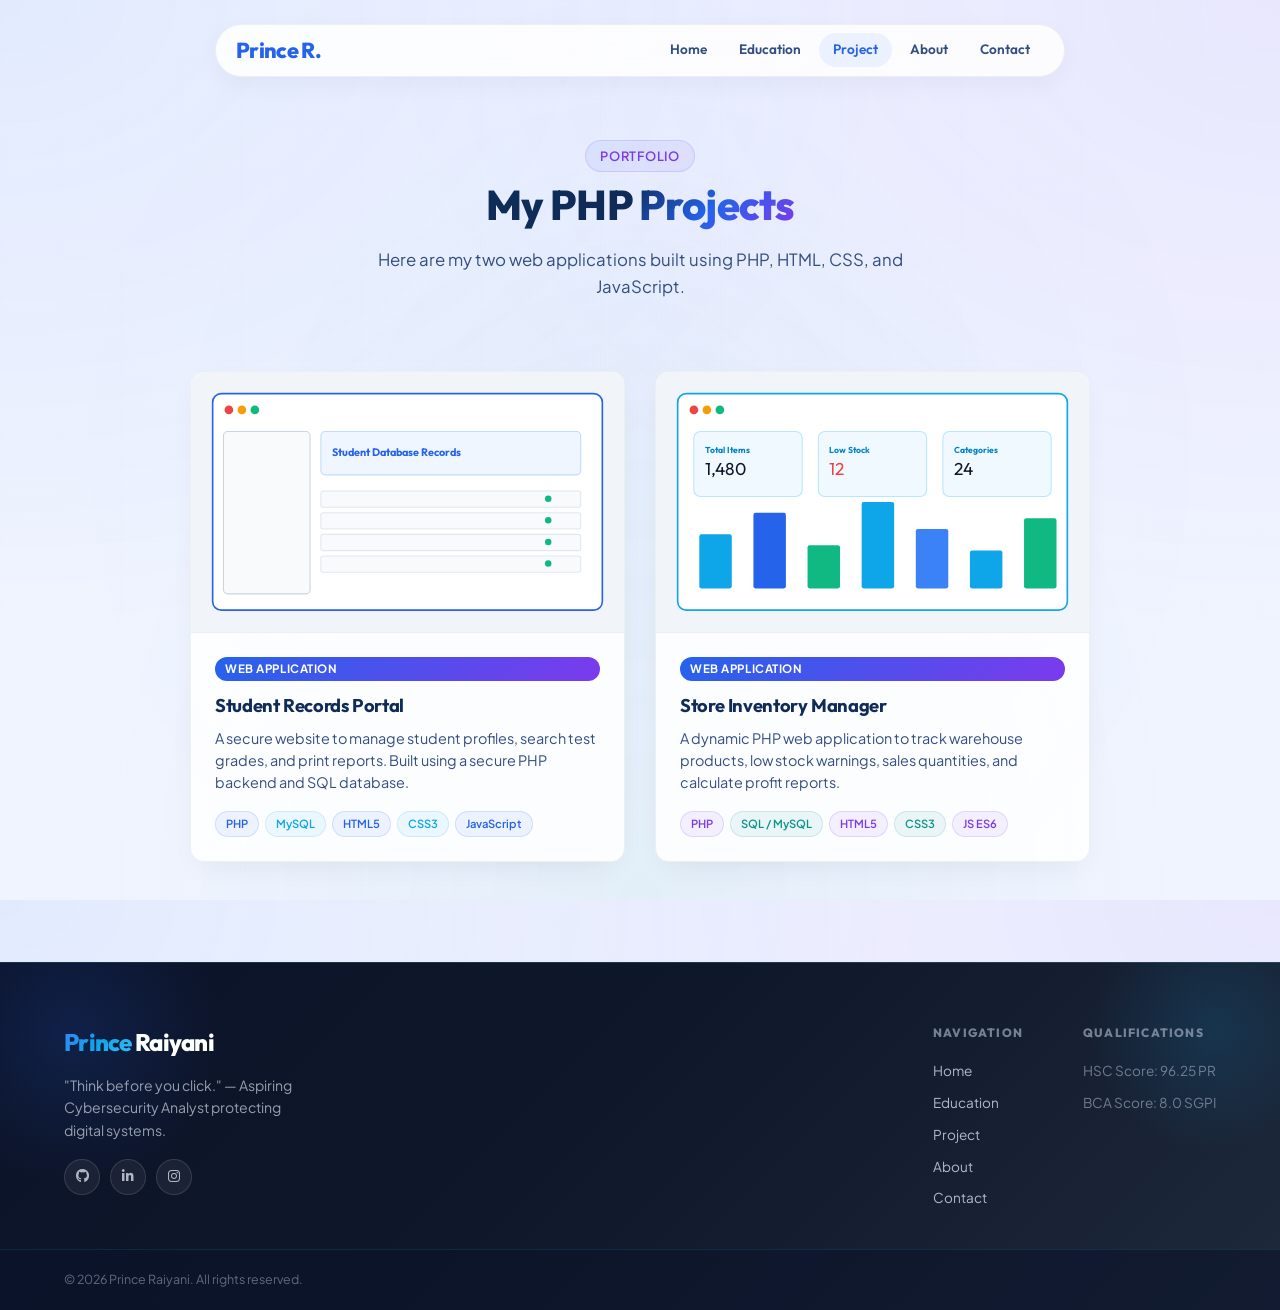
<file: projects.html>
<!DOCTYPE html>
<html lang="en">
<head>
    <meta charset="UTF-8">
    <meta name="viewport" content="width=device-width, initial-scale=1.0">
    <title>Projects | Prince Raiyani</title>
    
    <!-- SEO Meta Tags -->
    <meta name="description" content="Check out the PHP, HTML, CSS, and JavaScript web application projects built by Prince Raiyani. Clean, secure, and fast database systems.">
    <meta name="keywords" content="Prince Raiyani, Projects, PHP, HTML, CSS, JavaScript, Web Apps, student records, inventory management">
    
    <!-- Google Fonts -->
    <link rel="preconnect" href="https://fonts.googleapis.com">
    <link rel="preconnect" href="https://fonts.gstatic.com" crossorigin>
    <link href="https://fonts.googleapis.com/css2?family=Outfit:wght@300;400;500;600;700;800&family=Plus+Jakarta+Sans:wght@300;400;500;600;700&display=swap" rel="stylesheet">
    
    <!-- FontAwesome for Icons -->
    <link rel="stylesheet" href="https://cdnjs.cloudflare.com/ajax/libs/font-awesome/6.4.0/css/all.min.css">
    
    <!-- CSS Stylesheet -->
    <link rel="stylesheet" href="styles.css">
</head>
<body>

    <!-- Light Background Glow Spotlight -->
    <div class="cursor-glow" id="cursor-glow"></div>
    <div class="grid-overlay"></div>

    <!-- Floating Navigation Capsule -->
    <header class="navbar" id="navbar">
        <div class="nav-container">
            <a href="index.html" class="logo" id="nav-logo">
                <span class="gradient-text">Prince</span> R.
            </a>
            
            <!-- Desktop Links in Requested Order: Home, Education, Project, About, Contact -->
            <nav class="nav-links">
                <a href="index.html" class="nav-item" id="link-home">Home</a>
                <a href="education.html" class="nav-item" id="link-education">Education</a>
                <a href="projects.html" class="nav-item active" id="link-projects">Project</a>
                <a href="about.html" class="nav-item" id="link-about">About</a>
                <a href="contact.html" class="nav-item" id="link-contact">Contact</a>
            </nav>
            
            <!-- Mobile Toggle Hamburger -->
            <button class="menu-toggle" id="menu-toggle" aria-label="Toggle Menu">
                <span class="bar"></span>
                <span class="bar"></span>
                <span class="bar"></span>
            </button>
        </div>
    </header>

    <!-- Mobile Navigation Menu -->
    <div class="mobile-menu-overlay" id="mobile-menu-overlay">
        <nav class="mobile-nav-links">
            <a href="index.html" class="mobile-nav-item" id="m-link-home">Home</a>
            <a href="education.html" class="mobile-nav-item" id="m-link-education">Education</a>
            <a href="projects.html" class="mobile-nav-item active" id="m-link-projects">Project</a>
            <a href="about.html" class="mobile-nav-item" id="m-link-about">About</a>
            <a href="contact.html" class="mobile-nav-item" id="m-link-contact">Contact</a>
        </nav>
    </div>

    <!-- Main Content -->
    <main>

        <!-- PAGE TITLE -->
        <section class="page-title-section">
            <div class="container">
                <span class="badge fade-in">Portfolio</span>
                <h1 class="page-title fade-in-delay-1">My PHP <span class="gradient-text">Projects</span></h1>
                <p class="page-subtitle fade-in-delay-2">
                    Here are my two web applications built using PHP, HTML, CSS, and JavaScript.
                </p>
                <div class="accent-bar fade-in-delay-2"></div>
            </div>
        </section>

        <!-- PROJECTS GRID SECTION (Exactly 2 projects, no category filters) -->
        <section class="section projects-main-section" style="padding-top: 10px;">
            <div class="container">
                <div class="projects-grid fade-in-delay-2" id="projects-grid">

                    <!-- Project Card 1: Student Records System -->
                    <div class="project-card glass-card">
                        <div class="project-image-wrapper">
                            <!-- Premium Custom Dashboard SVG Mockup -->
                            <svg viewBox="0 0 400 240" class="project-svg" fill="none" xmlns="http://www.w3.org/2000/svg">
                                <rect width="400" height="240" fill="#f1f5f9"/>
                                <rect x="20" y="20" width="360" height="200" rx="8" fill="#ffffff" stroke="#2563eb" stroke-width="1.5"/>
                                <circle cx="35" cy="35" r="4" fill="#ef4444"/>
                                <circle cx="47" cy="35" r="4" fill="#f59e0b"/>
                                <circle cx="59" cy="35" r="4" fill="#10b981"/>
                                <!-- Dashboard content mockup -->
                                <rect x="30" y="55" width="80" height="150" rx="4" fill="#f8fafc" stroke="#cbd5e1" stroke-width="1"/>
                                <rect x="120" y="55" width="240" height="40" rx="4" fill="#eff6ff" stroke="#bfdbfe" stroke-width="1"/>
                                <text x="130" y="78" fill="#2563eb" font-family="Outfit" font-size="10" font-weight="bold">Student Database Records</text>
                                <!-- Tables mockup -->
                                <rect x="120" y="110" width="240" height="15" rx="2" fill="#f8fafc" stroke="#e2e8f0" stroke-width="1"/>
                                <rect x="120" y="130" width="240" height="15" rx="2" fill="#f8fafc" stroke="#e2e8f0" stroke-width="1"/>
                                <rect x="120" y="150" width="240" height="15" rx="2" fill="#f8fafc" stroke="#e2e8f0" stroke-width="1"/>
                                <rect x="120" y="170" width="240" height="15" rx="2" fill="#f8fafc" stroke="#e2e8f0" stroke-width="1"/>
                                <!-- Small check marks inside table -->
                                <circle cx="330" cy="117" r="3" fill="#10b981"/>
                                <circle cx="330" cy="137" r="3" fill="#10b981"/>
                                <circle cx="330" cy="157" r="3" fill="#10b981"/>
                                <circle cx="330" cy="177" r="3" fill="#10b981"/>
                            </svg>
                            <div class="project-overlay">
                                <a href="#" class="project-link-btn" aria-label="Demo" id="p1-demo"><i class="fa-solid fa-arrow-up-right-from-square"></i></a>
                                <a href="#" class="project-link-btn" aria-label="GitHub" id="p1-code"><i class="fa-brands fa-github"></i></a>
                            </div>
                        </div>
                        <div class="project-details">
                            <span class="project-tag">Web Application</span>
                            <h4 class="project-name">Student Records Portal</h4>
                            <p class="project-text">
                                A secure website to manage student profiles, search test grades, and print reports. Built using a secure PHP backend and SQL database.
                            </p>
                            <div class="project-tech">
                                <span>PHP</span>
                                <span>MySQL</span>
                                <span>HTML5</span>
                                <span>CSS3</span>
                                <span>JavaScript</span>
                            </div>
                        </div>
                    </div>

                    <!-- Project Card 2: E-Commerce Inventory Control -->
                    <div class="project-card glass-card">
                        <div class="project-image-wrapper">
                            <!-- Premium Custom Inventory SVG Mockup -->
                            <svg viewBox="0 0 400 240" class="project-svg" fill="none" xmlns="http://www.w3.org/2000/svg">
                                <rect width="400" height="240" fill="#f1f5f9"/>
                                <rect x="20" y="20" width="360" height="200" rx="8" fill="#ffffff" stroke="#0ea5e9" stroke-width="1.5"/>
                                <circle cx="35" cy="35" r="4" fill="#ef4444"/>
                                <circle cx="47" cy="35" r="4" fill="#f59e0b"/>
                                <circle cx="59" cy="35" r="4" fill="#10b981"/>
                                <!-- Inventory stats -->
                                <rect x="35" y="55" width="100" height="60" rx="6" fill="#f0f9ff" stroke="#bae6fd" stroke-width="1"/>
                                <rect x="150" y="55" width="100" height="60" rx="6" fill="#f0f9ff" stroke="#bae6fd" stroke-width="1"/>
                                <rect x="265" y="55" width="100" height="60" rx="6" fill="#f0f9ff" stroke="#bae6fd" stroke-width="1"/>
                                <text x="45" y="75" fill="#0284c7" font-family="Outfit" font-size="8" font-weight="bold">Total Items</text>
                                <text x="45" y="95" fill="#0f172a" font-family="Outfit" font-size="16" font-weight="extrabold">1,480</text>
                                <text x="160" y="75" fill="#0284c7" font-family="Outfit" font-size="8" font-weight="bold">Low Stock</text>
                                <text x="160" y="95" fill="#ef4444" font-family="Outfit" font-size="16" font-weight="extrabold">12</text>
                                <text x="275" y="75" fill="#0284c7" font-family="Outfit" font-size="8" font-weight="bold">Categories</text>
                                <text x="275" y="95" fill="#0f172a" font-family="Outfit" font-size="16" font-weight="extrabold">24</text>
                                <!-- Bar charts inside SVG -->
                                <rect x="40" y="150" width="30" height="50" rx="2" fill="#0ea5e9"/>
                                <rect x="90" y="130" width="30" height="70" rx="2" fill="#2563eb"/>
                                <rect x="140" y="160" width="30" height="40" rx="2" fill="#10b981"/>
                                <rect x="190" y="120" width="30" height="80" rx="2" fill="#0ea5e9"/>
                                <rect x="240" y="145" width="30" height="55" rx="2" fill="#3b82f6"/>
                                <rect x="290" y="165" width="30" height="35" rx="2" fill="#0ea5e9"/>
                                <rect x="340" y="135" width="30" height="65" rx="2" fill="#10b981"/>
                            </svg>
                            <div class="project-overlay">
                                <a href="#" class="project-link-btn" aria-label="Demo" id="p2-demo"><i class="fa-solid fa-arrow-up-right-from-square"></i></a>
                                <a href="#" class="project-link-btn" aria-label="GitHub" id="p2-code"><i class="fa-brands fa-github"></i></a>
                            </div>
                        </div>
                        <div class="project-details">
                            <span class="project-tag">Web Application</span>
                            <h4 class="project-name">Store Inventory Manager</h4>
                            <p class="project-text">
                                A dynamic PHP web application to track warehouse products, low stock warnings, sales quantities, and calculate profit reports.
                            </p>
                            <div class="project-tech">
                                <span>PHP</span>
                                <span>SQL / MySQL</span>
                                <span>HTML5</span>
                                <span>CSS3</span>
                                <span>JS ES6</span>
                            </div>
                        </div>
                    </div>

                </div>
            </div>
        </section>

    </main>

    <!-- CLEAN CORPORATE FOOTER -->
    <footer class="footer">
        <div class="container footer-container">
            <div class="footer-brand">
                <a href="index.html" class="logo">
                    <span class="gradient-text">Prince</span> Raiyani
                </a>
                <p class="footer-tagline">"Think before you click." — Aspiring Cybersecurity Analyst protecting digital systems.</p>
                <div class="footer-social-row">
                    <a href="https://github.com/" target="_blank" class="footer-social-icon" aria-label="GitHub"><i class="fa-brands fa-github"></i></a>
                    <a href="https://linkedin.com/" target="_blank" class="footer-social-icon" aria-label="LinkedIn"><i class="fa-brands fa-linkedin-in"></i></a>
                    <a href="https://instagram.com/" target="_blank" class="footer-social-icon" aria-label="Instagram"><i class="fa-brands fa-instagram"></i></a>
                </div>
            </div>
            
            <div class="footer-links-grid">
                <div class="footer-link-col">
                    <h5>Navigation</h5>
                    <a href="index.html">Home</a>
                    <a href="education.html">Education</a>
                    <a href="projects.html">Project</a>
                    <a href="about.html">About</a>
                    <a href="contact.html">Contact</a>
                </div>
                <div class="footer-link-col">
                    <h5>Qualifications</h5>
                    <span>HSC Score: 96.25 PR</span>
                    <span>BCA Score: 8.0 SGPI</span>
                </div>
            </div>
        </div>

        <div class="footer-bottom">
            <div class="container footer-bottom-container">
                <p class="copyright">&copy; 2026 Prince Raiyani. All rights reserved.</p>
            </div>
        </div>

        <!-- Back to Top Arrow -->
        <a href="#navbar" class="back-to-top" id="back-to-top" aria-label="Scroll to top">
            <i class="fa-solid fa-arrow-up"></i>
        </a>
    </footer>

    <!-- Script File -->
    <script src="script.js"></script>
</body>
</html>
</file>
<file: styles.css>
/* ==========================================================================
   Prince Raiyani | Professional Portfolio Design System
   Color Palette: Multi-Color Professional Light Theme
   Architecture: Multi-Page Optimized
   ========================================================================== */

/* 1. CSS VARIABLES & SYSTEM DEFS */
:root {
    --bg-primary: #f0f4ff;         /* Soft Lavender-Blue tint */
    --bg-secondary: #ffffff;       /* Pure White sections */
    --bg-glass: rgba(255, 255, 255, 0.85);
    --border-glass: rgba(15, 23, 42, 0.06);
    --border-glass-active: rgba(37, 99, 235, 0.25);
    
    /* Primary accent colors */
    --color-primary: #2563eb;      /* Professional Royal Blue */
    --color-secondary: #0ea5e9;    /* Sky Ice Blue */
    --color-accent: #10b981;       /* Emerald Green */
    --color-purple: #7c3aed;       /* Rich Violet */
    --color-orange: #ea580c;       /* Warm Orange */
    --color-pink: #db2777;         /* Rose Pink */
    --color-teal: #0d9488;         /* Teal */
    --color-amber: #d97706;        /* Amber Gold */
    --color-success: #10b981;      /* Success Green */
    
    /* Section accent backgrounds */
    --section-blue: rgba(37, 99, 235, 0.06);
    --section-purple: rgba(124, 58, 237, 0.06);
    --section-teal: rgba(13, 148, 136, 0.06);
    --section-orange: rgba(234, 88, 12, 0.06);
    
    --text-primary: #0f2c59;       /* Rich Deep Navy Blue */
    --text-secondary: #334e80;     /* Cohesive Slate Blue */
    --text-muted: #5c7099;         /* Muted Soft Steel Blue */
    
    --font-heading: 'Outfit', -apple-system, BlinkMacSystemFont, "Segoe UI", Roboto, sans-serif;
    --font-body: 'Plus Jakarta Sans', -apple-system, BlinkMacSystemFont, "Segoe UI", Roboto, sans-serif;
    
    --transition-fast: 0.2s cubic-bezier(0.4, 0, 0.2, 1);
    --transition-normal: 0.3s cubic-bezier(0.4, 0, 0.2, 1);
    --transition-slow: 0.5s cubic-bezier(0.4, 0, 0.2, 1);
    
    --shadow-sm: 0 2px 8px rgba(15, 23, 42, 0.05);
    --shadow-normal: 0 10px 30px -10px rgba(15, 23, 42, 0.10);
    --shadow-glow-blue: 0 0 25px rgba(37, 99, 235, 0.15);
    
    --glow-x: 50%;
    --glow-y: 50%;
}

/* 2. BASE RESET & INITIALIZATION */
* {
    margin: 0;
    padding: 0;
    box-sizing: border-box;
}

html {
    scroll-behavior: smooth;
    height: 100%;
}

body {
    background-color: var(--bg-primary);
    background-image:
        radial-gradient(ellipse at 0% 0%, rgba(37, 99, 235, 0.07) 0%, transparent 50%),
        radial-gradient(ellipse at 100% 0%, rgba(124, 58, 237, 0.07) 0%, transparent 50%),
        radial-gradient(ellipse at 50% 100%, rgba(13, 148, 136, 0.05) 0%, transparent 60%);
    color: var(--text-primary);
    font-family: var(--font-body);
    font-size: 16px;
    line-height: 1.6;
    overflow-x: hidden;
    position: relative;
    min-height: 100vh;
    display: flex;
    flex-direction: column;
}

h1, h2, h3, h4, h5, h6 {
    font-family: var(--font-heading);
    font-weight: 700;
    letter-spacing: -0.02em;
    color: var(--text-primary);
}

a {
    color: inherit;
    text-decoration: none;
    transition: var(--transition-fast);
}

img, svg {
    max-width: 100%;
    height: auto;
    display: block;
}

ul {
    list-style: none;
}

/* Custom Scrollbar styling */
::-webkit-scrollbar {
    width: 8px;
}
::-webkit-scrollbar-track {
    background: var(--bg-primary);
}
::-webkit-scrollbar-thumb {
    background: #cbd5e1;
    border-radius: 4px;
}
::-webkit-scrollbar-thumb:hover {
    background: var(--color-primary);
}

main {
    flex-grow: 1;
}

/* 3. SUBTLE GLOW OVERLAY */
.cursor-glow {
    position: fixed;
    top: 0;
    left: 0;
    width: 100vw;
    height: 100vh;
    pointer-events: none;
    z-index: 0;
    background: radial-gradient(
        600px circle at var(--glow-x) var(--glow-y), 
        rgba(37, 99, 235, 0.03) 0%, 
        rgba(14, 165, 233, 0.01) 50%, 
        transparent 100%
    );
    transition: background 0.05s linear;
}

.grid-overlay {
    position: fixed;
    top: 0;
    left: 0;
    width: 100%;
    height: 100%;
    background-size: 60px 60px;
    background-image: 
        linear-gradient(to right, rgba(15, 23, 42, 0.004) 1px, transparent 1px),
        linear-gradient(to bottom, rgba(15, 23, 42, 0.004) 1px, transparent 1px);
    pointer-events: none;
    z-index: 0;
}

/* 4. LAYOUT WRAPPERS & GLASS CARDS */
.container {
    width: 100%;
    max-width: 1200px;
    margin: 0 auto;
    padding: 0 24px;
    position: relative;
    z-index: 1;
}

.section {
    padding: 100px 0;
    position: relative;
}

.gradient-text {
    background: linear-gradient(135deg, var(--color-primary) 0%, var(--color-purple) 60%, var(--color-pink) 100%);
    -webkit-background-clip: text;
    -webkit-text-fill-color: transparent;
}

.badge {
    background: linear-gradient(135deg, rgba(37,99,235,0.08), rgba(124,58,237,0.08));
    color: var(--color-purple);
    padding: 5px 14px;
    border-radius: 99px;
    font-size: 0.8rem;
    font-weight: 600;
    display: inline-block;
    border: 1px solid rgba(124, 58, 237, 0.15);
    text-transform: uppercase;
    letter-spacing: 0.06em;
}

.section-header {
    text-align: center;
    margin-bottom: 50px;
}
.section-header .subtitle {
    font-size: 0.85rem;
    font-weight: 800;
    background: linear-gradient(135deg, var(--color-orange), var(--color-pink));
    -webkit-background-clip: text;
    -webkit-text-fill-color: transparent;
    background-clip: text;
    text-transform: uppercase;
    letter-spacing: 0.14em;
    display: inline-block;
    margin-bottom: 10px;
    padding: 2px 14px;
    border-radius: 99px;
    background-color: rgba(234, 88, 12, 0.08);
    -webkit-text-fill-color: var(--color-orange);
    border: 1px solid rgba(234, 88, 12, 0.2);
}
.section-header .section-title {
    font-size: 2.3rem;
    font-weight: 800;
    letter-spacing: -0.02em;
}
.section-header .accent-bar {
    width: 60px;
    height: 4px;
    background: linear-gradient(to right, var(--color-primary), var(--color-purple), var(--color-pink));
    margin: 14px auto 0;
    border-radius: 2px;
}

/* White/Light Glass Panel styles */
.glass-card {
    background: var(--bg-secondary);
    border: 1px solid var(--border-glass);
    border-radius: 14px;
    padding: 30px;
    box-shadow: var(--shadow-normal);
    transition: border var(--transition-normal), transform var(--transition-normal), box-shadow var(--transition-normal);
}
.glass-card:hover {
    border-color: var(--border-glass-active);
    box-shadow: 0 12px 30px rgba(37, 99, 235, 0.08);
}

/* Colored left border accents on cards */
.glass-card.accent-blue  { border-left: 4px solid var(--color-primary); }
.glass-card.accent-purple { border-left: 4px solid var(--color-purple); }
.glass-card.accent-teal  { border-left: 4px solid var(--color-teal); }
.glass-card.accent-orange { border-left: 4px solid var(--color-orange); }
.glass-card.accent-pink  { border-left: 4px solid var(--color-pink); }
.glass-card.accent-amber { border-left: 4px solid var(--color-amber); }

.card-heading {
    font-size: 1.25rem;
    margin-bottom: 16px;
    display: flex;
    align-items: center;
    gap: 10px;
    font-weight: 700;
}
.gradient-icon {
    color: var(--color-primary);
}

/* Buttons */
.btn {
    display: inline-flex;
    align-items: center;
    justify-content: center;
    gap: 8px;
    padding: 10px 24px;
    border-radius: 8px;
    font-family: var(--font-heading);
    font-weight: 600;
    font-size: 0.9rem;
    cursor: pointer;
    transition: var(--transition-normal);
    border: none;
}
.btn-primary {
    background: linear-gradient(135deg, var(--color-primary), var(--color-purple));
    color: #ffffff;
    box-shadow: 0 4px 14px rgba(37, 99, 235, 0.2);
}
.btn-primary:hover {
    background: linear-gradient(135deg, #1d4ed8, #6d28d9);
    transform: translateY(-2px);
    box-shadow: 0 8px 20px rgba(37, 99, 235, 0.3);
}
.btn-secondary {
    background: #ffffff;
    color: var(--color-primary);
    border: 1.5px solid rgba(37, 99, 235, 0.25);
}
.btn-secondary:hover {
    background: rgba(37, 99, 235, 0.05);
    border-color: var(--color-primary);
    transform: translateY(-2px);
}

/* 5. FLOATING GLASS CAPSULE NAVBAR */
.navbar {
    position: fixed;
    top: 24px;
    left: 50%;
    transform: translateX(-50%);
    width: calc(100% - 48px);
    max-width: 850px;
    background: rgba(255, 255, 255, 0.85);
    backdrop-filter: blur(20px);
    -webkit-backdrop-filter: blur(20px);
    border: 1px solid rgba(15, 23, 42, 0.06);
    border-radius: 99px;
    z-index: 100;
    padding: 8px 20px;
    box-shadow: 0 8px 25px rgba(15, 23, 42, 0.04);
    transition: padding var(--transition-normal), top var(--transition-normal), background var(--transition-normal), box-shadow var(--transition-normal);
}
.navbar.scrolled {
    top: 14px;
    background: rgba(255, 255, 255, 0.95);
    box-shadow: 0 10px 30px rgba(15, 23, 42, 0.08);
    border-color: rgba(15, 23, 42, 0.08);
}

.nav-container {
    display: flex;
    align-items: center;
    justify-content: space-between;
    width: 100%;
}

.logo {
    font-size: 1.35rem;
    font-weight: 800;
    font-family: var(--font-heading);
    letter-spacing: -0.03em;
}

.nav-links {
    display: flex;
    align-items: center;
    gap: 4px;
}

.nav-item {
    font-family: var(--font-heading);
    font-size: 0.85rem;
    font-weight: 600;
    color: var(--text-secondary);
    padding: 6px 14px;
    border-radius: 99px;
    transition: var(--transition-fast);
}
.nav-item:hover, .nav-item.active {
    color: var(--color-primary);
    background: rgba(37, 99, 235, 0.08);
}

/* Mobile Hamburger Menu */
.menu-toggle {
    display: none;
    flex-direction: column;
    justify-content: space-between;
    width: 20px;
    height: 14px;
    background: transparent;
    border: none;
    cursor: pointer;
    z-index: 110;
}
.menu-toggle .bar {
    width: 100%;
    height: 2px;
    background-color: var(--text-primary);
    border-radius: 4px;
    transition: var(--transition-normal);
}

/* Mobile full Overlay menu card */
.mobile-menu-overlay {
    position: fixed;
    top: 0;
    left: 100%;
    width: 100%;
    height: 100vh;
    background: rgba(255, 255, 255, 0.98);
    backdrop-filter: blur(20px);
    -webkit-backdrop-filter: blur(20px);
    z-index: 99;
    display: flex;
    align-items: center;
    justify-content: center;
    transition: left var(--transition-normal);
}
.mobile-menu-overlay.active {
    left: 0;
}
.mobile-nav-links {
    display: flex;
    flex-direction: column;
    align-items: center;
    gap: 20px;
}
.mobile-nav-item {
    font-size: 1.5rem;
    font-weight: 600;
    font-family: var(--font-heading);
    color: var(--text-secondary);
    padding: 6px 20px;
    border-radius: 99px;
    transition: var(--transition-normal);
}
.mobile-nav-item.active, .mobile-nav-item:hover {
    color: var(--color-primary);
    background: rgba(37, 99, 235, 0.08);
}

/* Hamburger active transformation */
.menu-toggle.active .bar:nth-child(1) {
    transform: translateY(6px) rotate(45deg);
}
.menu-toggle.active .bar:nth-child(2) {
    opacity: 0;
}
.menu-toggle.active .bar:nth-child(3) {
    transform: translateY(-6px) rotate(-45deg);
}

/* 6. HOME PAGE STYLES */
.hero-section {
    min-height: 85vh;
    display: flex;
    align-items: center;
    padding-top: 140px;
    padding-bottom: 40px;
    overflow: hidden;
}
.hero-container {
    display: grid;
    grid-template-columns: 1.15fr 0.85fr;
    align-items: center;
    gap: 40px;
}

.hero-content {
    display: flex;
    flex-direction: column;
    align-items: flex-start;
}

.hero-title {
    font-size: 3.2rem;
    font-weight: 800;
    line-height: 1.15;
    margin: 12px 0;
    letter-spacing: -0.03em;
}

.hero-subtitle {
    font-size: 1.8rem;
    font-weight: 700;
    color: var(--text-secondary);
    margin-bottom: 20px;
    height: 40px;
}
.cursor-blink {
    color: var(--color-primary);
    animation: blink 0.9s infinite;
}

.hero-description {
    color: var(--text-secondary);
    font-size: 1.05rem;
    max-width: 500px;
    margin-bottom: 30px;
}

.hero-actions {
    display: flex;
    gap: 14px;
    margin-bottom: 35px;
}

.hero-socials {
    display: flex;
    align-items: center;
    gap: 14px;
}
.social-label {
    font-size: 0.8rem;
    font-weight: 700;
    color: var(--text-muted);
    text-transform: uppercase;
    letter-spacing: 0.05em;
}
.social-row {
    display: flex;
    gap: 8px;
}
.hero-social-icon {
    width: 34px;
    height: 34px;
    border-radius: 50%;
    background: rgba(15, 23, 42, 0.02);
    border: 1px solid rgba(15, 23, 42, 0.06);
    display: flex;
    align-items: center;
    justify-content: center;
    color: var(--text-secondary);
    font-size: 0.9rem;
}
.hero-social-icon:hover {
    color: #ffffff;
    background: var(--color-primary);
    border-color: var(--color-primary);
    transform: translateY(-2px);
    box-shadow: 0 4px 10px rgba(37, 99, 235, 0.2);
}

/* Professional Zoomed Portrait Frame (Clean waist/chest up half image requested) */
.hero-visual {
    display: flex;
    justify-content: center;
    align-items: center;
    position: relative;
}
.profile-frame-wrapper {
    position: relative;
    width: 100%;
    max-width: 320px;
    aspect-ratio: 1;
    display: flex;
    align-items: center;
    justify-content: center;
}
.profile-glow-ring {
    position: absolute;
    top: -4px;
    left: -4px;
    right: -4px;
    bottom: -4px;
    border-radius: 50%;
    background: linear-gradient(135deg, var(--color-secondary), var(--color-primary));
    opacity: 0.15;
    filter: blur(8px);
    z-index: 0;
}
.profile-border-ring {
    position: absolute;
    top: 0;
    left: 0;
    right: 0;
    bottom: 0;
    border-radius: 50%;
    border: 2px dashed rgba(15, 23, 42, 0.08);
    z-index: 1;
    animation: spin-dash 40s linear infinite;
}
.profile-image-card {
    width: calc(100% - 20px);
    height: calc(100% - 20px);
    border-radius: 50%;
    overflow: hidden;
    border: 4px solid var(--bg-secondary);
    box-shadow: 0 10px 25px rgba(15, 23, 42, 0.08);
    position: relative;
    z-index: 2;
    background-color: #ffffff;
    padding-top: 25px;
}
.profile-pic {
    width: 100%;
    height: 100%;
    object-fit: cover;
    /* Zooming image and centering upper torso/face based on user requests */
    transform: scale(1.4);
    object-position: center 15%;
    transition: transform var(--transition-normal);
}
.profile-image-card:hover .profile-pic {
    transform: scale(1.48);
}

/* Quote Section styling */
.quote-section {
    padding: 40px 0;
    position: relative;
    z-index: 1;
}
.quote-card {
    max-width: 750px;
    margin: 0 auto;
    padding: 30px;
    border-radius: 12px;
    background: #ffffff;
    border: 1px dashed rgba(15, 23, 42, 0.08);
    position: relative;
    text-align: center;
    box-shadow: var(--shadow-sm);
}
.quote-card::before {
    content: '“';
    position: absolute;
    top: -15px;
    left: 20px;
    font-family: var(--font-heading);
    font-size: 6rem;
    line-height: 1;
    color: rgba(37, 99, 235, 0.04);
    pointer-events: none;
}
.quote-text {
    font-family: var(--font-heading);
    font-size: 1.35rem;
    font-weight: 500;
    line-height: 1.5;
    color: var(--text-primary);
    font-style: italic;
    position: relative;
    z-index: 1;
}
.quote-author {
    margin-top: 10px;
    font-size: 0.85rem;
    font-weight: 700;
    color: var(--color-primary);
    text-transform: uppercase;
    letter-spacing: 0.1em;
}
.quote-slogan {
    margin-top: 18px;
    padding-top: 16px;
    border-top: 1px dashed rgba(37, 99, 235, 0.18);
    display: flex;
    flex-direction: column;
    align-items: center;
    gap: 8px;
}
.slogan-badge {
    font-size: 0.75rem;
    font-weight: 800;
    text-transform: uppercase;
    letter-spacing: 0.12em;
    color: var(--color-teal);
    background: rgba(13, 148, 136, 0.08);
    padding: 4px 14px;
    border-radius: 99px;
    border: 1px solid rgba(13, 148, 136, 0.22);
    display: inline-flex;
    align-items: center;
    gap: 6px;
}
.slogan-text {
    font-family: var(--font-heading);
    font-size: 1.2rem;
    font-weight: 800;
    background: linear-gradient(135deg, var(--color-primary), var(--color-purple));
    -webkit-background-clip: text;
    -webkit-text-fill-color: transparent;
    letter-spacing: 0.01em;
}

/* Route card lists on homepage - each card gets a bold unique gradient background */
.welcome-grid {
    display: grid;
    grid-template-columns: repeat(2, 1fr);
    gap: 24px;
    margin-top: 40px;
}
.preview-card {
    display: flex;
    flex-direction: column;
    justify-content: space-between;
    min-height: 190px;
    border: none !important;
    position: relative;
    overflow: hidden;
}
/* Card 1: Blue gradient */
.preview-card:nth-child(1) {
    background: linear-gradient(135deg, #1e40af 0%, #2563eb 50%, #3b82f6 100%) !important;
    border-radius: 16px !important;
    box-shadow: 0 8px 30px rgba(37, 99, 235, 0.35) !important;
}
/* Card 2: Purple gradient */
.preview-card:nth-child(2) {
    background: linear-gradient(135deg, #5b21b6 0%, #7c3aed 50%, #8b5cf6 100%) !important;
    border-radius: 16px !important;
    box-shadow: 0 8px 30px rgba(124, 58, 237, 0.35) !important;
}
/* Card 3: Teal gradient */
.preview-card:nth-child(3) {
    background: linear-gradient(135deg, #0f766e 0%, #0d9488 50%, #14b8a6 100%) !important;
    border-radius: 16px !important;
    box-shadow: 0 8px 30px rgba(13, 148, 136, 0.35) !important;
}
/* Card 4: Orange/Pink gradient */
.preview-card:nth-child(4) {
    background: linear-gradient(135deg, #c2410c 0%, #ea580c 50%, #f97316 100%) !important;
    border-radius: 16px !important;
    box-shadow: 0 8px 30px rgba(234, 88, 12, 0.35) !important;
}
.preview-card:hover {
    transform: translateY(-6px);
}
.preview-card:nth-child(1):hover { box-shadow: 0 16px 40px rgba(37, 99, 235, 0.45) !important; }
.preview-card:nth-child(2):hover { box-shadow: 0 16px 40px rgba(124, 58, 237, 0.45) !important; }
.preview-card:nth-child(3):hover { box-shadow: 0 16px 40px rgba(13, 148, 136, 0.45) !important; }
.preview-card:nth-child(4):hover { box-shadow: 0 16px 40px rgba(234, 88, 12, 0.45) !important; }
/* Subtle shine overlay on cards */
.preview-card::before {
    content: '';
    position: absolute;
    top: 0;
    left: 0;
    right: 0;
    height: 50%;
    background: linear-gradient(to bottom, rgba(255,255,255,0.12), transparent);
    pointer-events: none;
    border-radius: 16px 16px 0 0;
    z-index: 0;
}
.preview-card > * {
    position: relative;
    z-index: 1;
}
.preview-card .preview-title {
    font-size: 1.15rem;
    font-weight: 700;
    margin-bottom: 8px;
    color: #ffffff;
}
.preview-card .preview-desc {
    color: rgba(255, 255, 255, 0.85);
    font-size: 0.9rem;
    line-height: 1.5;
}
.preview-card .gradient-icon {
    color: rgba(255, 255, 255, 0.9);
}
.preview-arrow {
    align-self: flex-end;
    width: 36px;
    height: 36px;
    border-radius: 50%;
    background: rgba(255, 255, 255, 0.2);
    border: 1.5px solid rgba(255, 255, 255, 0.4);
    display: flex;
    align-items: center;
    justify-content: center;
    color: #ffffff;
    transition: var(--transition-normal);
    margin-top: 15px;
    backdrop-filter: blur(4px);
}
.preview-card:hover .preview-arrow {
    background: rgba(255, 255, 255, 0.35);
    transform: translateX(4px);
    box-shadow: 0 4px 12px rgba(0, 0, 0, 0.15);
}

/* 7. EDUCATION PAGE STYLES */
.page-title-section {
    padding-top: 140px;
    padding-bottom: 30px;
    text-align: center;
}
.page-title {
    font-size: 2.6rem;
    font-weight: 800;
    margin-bottom: 8px;
    letter-spacing: -0.02em;
}
.page-subtitle {
    color: var(--text-secondary);
    font-size: 1.05rem;
    max-width: 600px;
    margin: 0 auto;
}

.timeline-tree {
    position: relative;
    border-left: 2px solid rgba(15, 23, 42, 0.04);
    padding-left: 32px;
    max-width: 800px;
    margin: 40px auto 0;
}

.timeline-item {
    position: relative;
    margin-bottom: 40px;
}
.timeline-item:last-child {
    margin-bottom: 0;
}

.timeline-marker {
    position: absolute;
    left: -42px;
    top: 30px;
    display: flex;
    flex-direction: column;
    align-items: center;
}
.timeline-dot {
    width: 18px;
    height: 18px;
    border-radius: 50%;
    background: var(--bg-secondary);
    border: 3px solid var(--color-primary);
    box-shadow: 0 0 8px rgba(37, 99, 235, 0.25);
    z-index: 2;
    transition: var(--transition-normal);
}
/* Each timeline item gets a different colored dot */
.timeline-item:nth-child(1) .timeline-dot { border-color: var(--color-primary); }
.timeline-item:nth-child(2) .timeline-dot { border-color: var(--color-purple); }
.timeline-item:nth-child(3) .timeline-dot { border-color: var(--color-teal); }
.timeline-item:nth-child(1) .timeline-date { background: rgba(37, 99, 235, 0.08); color: var(--color-primary); }
.timeline-item:nth-child(2) .timeline-date { background: rgba(124, 58, 237, 0.08); color: var(--color-purple); }
.timeline-item:nth-child(3) .timeline-date { background: rgba(13, 148, 136, 0.08); color: var(--color-teal); }
.timeline-item:hover .timeline-dot {
    background: var(--color-secondary);
    border-color: var(--color-secondary);
    box-shadow: 0 0 14px rgba(14, 165, 233, 0.5);
    transform: scale(1.2);
}

.timeline-card {
    padding: 24px;
    position: relative;
}
.timeline-date {
    display: inline-block;
    background: rgba(37, 99, 235, 0.06);
    color: var(--color-primary);
    font-size: 0.75rem;
    font-weight: 700;
    padding: 4px 10px;
    border-radius: 4px;
    text-transform: uppercase;
    letter-spacing: 0.05em;
    margin-bottom: 10px;
}
.timeline-degree {
    font-size: 1.1rem;
    font-weight: 700;
    margin-bottom: 4px;
}
.timeline-institution {
    font-size: 0.85rem;
    color: var(--text-muted);
    font-weight: 600;
    display: block;
    margin-bottom: 12px;
}
.timeline-desc {
    color: var(--text-secondary);
    font-size: 0.95rem;
    line-height: 1.5;
    margin-bottom: 15px;
}
.timeline-pills {
    display: flex;
    flex-wrap: wrap;
    gap: 8px;
}
.timeline-pills span {
    padding: 3px 10px;
    border-radius: 99px;
    font-size: 0.72rem;
    font-weight: 600;
}
/* Colorful subject pills on timeline */
.timeline-item:nth-child(1) .timeline-pills span { background: rgba(37,99,235,0.07); color: var(--color-primary); border: 1px solid rgba(37,99,235,0.15); }
.timeline-item:nth-child(2) .timeline-pills span { background: rgba(124,58,237,0.07); color: var(--color-purple); border: 1px solid rgba(124,58,237,0.15); }
.timeline-item:nth-child(3) .timeline-pills span { background: rgba(13,148,136,0.07); color: var(--color-teal); border: 1px solid rgba(13,148,136,0.15); }

/* 8. PROJECTS PAGE STYLES */
.projects-grid {
    display: grid;
    grid-template-columns: repeat(2, 1fr);
    gap: 30px;
    max-width: 900px;
    margin: 30px auto 0;
}

.project-card {
    padding: 0;
    overflow: hidden;
    display: flex;
    flex-direction: column;
}
.project-card:hover {
    transform: translateY(-5px);
}

.project-image-wrapper {
    position: relative;
    width: 100%;
    overflow: hidden;
    background: rgba(15, 23, 42, 0.01);
    border-bottom: 1px solid rgba(15, 23, 42, 0.05);
}
.project-svg {
    width: 100%;
    height: auto;
    transition: var(--transition-normal);
}
.project-card:hover .project-svg {
    transform: scale(1.03);
}

.project-overlay {
    position: absolute;
    top: 0;
    left: 0;
    width: 100%;
    height: 100%;
    background: rgba(255, 255, 255, 0.92);
    display: flex;
    align-items: center;
    justify-content: center;
    gap: 14px;
    opacity: 0;
    transition: var(--transition-normal);
}
.project-card:hover .project-overlay {
    opacity: 1;
}

.project-link-btn {
    width: 40px;
    height: 40px;
    border-radius: 50%;
    background: var(--bg-secondary);
    border: 1px solid rgba(37, 99, 235, 0.2);
    color: var(--color-primary);
    display: flex;
    align-items: center;
    justify-content: center;
    font-size: 1rem;
    transition: var(--transition-normal);
}
.project-link-btn:hover {
    background: var(--color-primary);
    color: #ffffff;
    transform: scale(1.08);
    box-shadow: 0 4px 10px rgba(37, 99, 235, 0.2);
}

.project-details {
    padding: 24px;
    display: flex;
    flex-direction: column;
    flex-grow: 1;
}
.project-tag {
    font-size: 0.72rem;
    font-weight: 700;
    color: #ffffff;
    background: linear-gradient(135deg, var(--color-primary), var(--color-purple));
    text-transform: uppercase;
    letter-spacing: 0.05em;
    margin-bottom: 10px;
    padding: 3px 10px;
    border-radius: 99px;
    display: inline-block;
}
.project-name {
    font-size: 1.15rem;
    font-weight: 700;
    margin-bottom: 8px;
}
.project-text {
    color: var(--text-secondary);
    font-size: 0.9rem;
    line-height: 1.5;
    margin-bottom: 18px;
    flex-grow: 1;
}
.project-tech {
    display: flex;
    flex-wrap: wrap;
    gap: 6px;
}
.project-tech span {
    padding: 3px 10px;
    border-radius: 99px;
    font-size: 0.7rem;
    font-weight: 600;
}
/* Alternating colored tech pill badges on projects */
.project-card:nth-child(1) .project-tech span:nth-child(odd)  { background: rgba(37,99,235,0.07); color: var(--color-primary); border: 1px solid rgba(37,99,235,0.15); }
.project-card:nth-child(1) .project-tech span:nth-child(even) { background: rgba(14,165,233,0.07); color: var(--color-secondary); border: 1px solid rgba(14,165,233,0.15); }
.project-card:nth-child(2) .project-tech span:nth-child(odd)  { background: rgba(124,58,237,0.07); color: var(--color-purple); border: 1px solid rgba(124,58,237,0.15); }
.project-card:nth-child(2) .project-tech span:nth-child(even) { background: rgba(13,148,136,0.07); color: var(--color-teal); border: 1px solid rgba(13,148,136,0.15); }

/* 9. ABOUT PAGE STYLES */
.about-grid {
    display: grid;
    grid-template-columns: 1.05fr 0.95fr;
    gap: 40px;
    align-items: start;
    max-width: 950px;
    margin: 30px auto 0;
}

/* Skill bar colors - each bar gets unique color */
.skill-group:nth-child(1) .skill-bar-fill { background: linear-gradient(to right, var(--color-secondary), var(--color-primary)); }
.skill-group:nth-child(2) .skill-bar-fill { background: linear-gradient(to right, var(--color-purple), var(--color-pink)); }
.skill-group:nth-child(3) .skill-bar-fill { background: linear-gradient(to right, var(--color-teal), var(--color-accent)); }
.skill-group:nth-child(4) .skill-bar-fill { background: linear-gradient(to right, var(--color-orange), var(--color-amber)); }

.about-content {
    display: flex;
    flex-direction: column;
    gap: 25px;
}

.bio-card .bio-text {
    color: var(--text-secondary);
    margin-bottom: 16px;
    font-size: 0.95rem;
}
.bio-card .bio-text:last-of-type {
    margin-bottom: 25px;
}

/* Fact Metrics */
.fact-row {
    display: flex;
    justify-content: space-between;
    border-top: 1px solid rgba(15, 23, 42, 0.06);
    padding-top: 20px;
    gap: 15px;
}
.fact-item {
    display: flex;
    flex-direction: column;
}
.fact-num {
    font-size: 1.85rem;
    font-weight: 800;
    font-family: var(--font-heading);
    line-height: 1;
}
.fact-item:nth-child(1) .fact-num { color: var(--color-primary); }
.fact-item:nth-child(2) .fact-num { color: var(--color-purple); }
.fact-item:nth-child(3) .fact-num { color: var(--color-teal); }
.fact-lbl {
    font-size: 0.75rem;
    color: var(--text-muted);
    text-transform: uppercase;
    letter-spacing: 0.05em;
    margin-top: 4px;
    font-weight: 600;
}

/* Skill metrics progress meters */
.skills-wrapper {
    display: flex;
    flex-direction: column;
    gap: 18px;
}
.skill-group {
    display: flex;
    flex-direction: column;
}
.skill-label {
    display: flex;
    justify-content: space-between;
    font-weight: 600;
    font-size: 0.9rem;
    margin-bottom: 6px;
}
.skill-bar-container {
    width: 100%;
    height: 8px;
    background: rgba(15, 23, 42, 0.02);
    border-radius: 4px;
    overflow: hidden;
    position: relative;
    border: 1px solid rgba(15, 23, 42, 0.04);
}
.skill-bar-fill {
    height: 100%;
    width: 0%;
    border-radius: 4px;
    background: linear-gradient(to right, var(--color-secondary), var(--color-primary));
    transition: width 1.5s cubic-bezier(0.1, 0.8, 0.3, 1);
}

/* About Illustration graphics */
.about-illustration {
    display: flex;
    justify-content: center;
    align-items: center;
}
.illustration-svg {
    width: 100%;
    max-width: 320px;
}

/* 10. CONTACT PAGE STYLES */
.contact-grid {
    display: grid;
    grid-template-columns: 0.95fr 1.05fr;
    gap: 40px;
    align-items: start;
    max-width: 950px;
    margin: 30px auto 0;
}

.contact-info-wrapper {
    display: flex;
    flex-direction: column;
    gap: 25px;
}

.contact-subtext {
    color: var(--text-secondary);
    margin-bottom: 20px;
    font-size: 0.9rem;
}

.contact-list {
    display: flex;
    flex-direction: column;
    gap: 16px;
}
.contact-list-item {
    display: flex;
    align-items: center;
    gap: 16px;
}
.icon-bubble {
    width: 46px;
    height: 46px;
    border-radius: 12px;
    display: flex;
    align-items: center;
    justify-content: center;
    font-size: 1.05rem;
    flex-shrink: 0;
}
.contact-list-item:nth-child(1) .icon-bubble {
    background: rgba(37, 99, 235, 0.07);
    border: 1px solid rgba(37, 99, 235, 0.15);
    color: var(--color-primary);
}
.contact-list-item:nth-child(2) .icon-bubble {
    background: rgba(124, 58, 237, 0.07);
    border: 1px solid rgba(124, 58, 237, 0.15);
    color: var(--color-purple);
}
.contact-list-item:nth-child(3) .icon-bubble {
    background: rgba(13, 148, 136, 0.07);
    border: 1px solid rgba(13, 148, 136, 0.15);
    color: var(--color-teal);
}

.item-text {
    display: flex;
    flex-direction: column;
}
.item-label {
    font-size: 0.75rem;
    color: var(--text-muted);
    text-transform: uppercase;
    letter-spacing: 0.05em;
    font-weight: 600;
}
.item-link {
    font-size: 0.95rem;
    font-weight: 600;
}
.item-link:hover {
    color: var(--color-primary);
}
.item-val {
    font-size: 0.95rem;
    font-weight: 600;
}

/* Brand box selectors */
.social-networks-grid {
    display: grid;
    grid-template-columns: 1fr 1fr;
    gap: 12px;
}
.social-net-box {
    background: rgba(15, 23, 42, 0.01);
    border: 1px solid rgba(15, 23, 42, 0.05);
    border-radius: 10px;
    padding: 14px;
    display: flex;
    flex-direction: column;
    position: relative;
    overflow: hidden;
    transition: var(--transition-normal);
}
.social-net-box::before {
    content: '';
    position: absolute;
    top: 0;
    left: 0;
    width: 100%;
    height: 3px;
    background: transparent;
    transition: var(--transition-normal);
}

.net-icon {
    font-size: 1.15rem;
    margin-bottom: 6px;
    color: var(--text-secondary);
    transition: var(--transition-normal);
}
.net-name {
    font-weight: 700;
    font-size: 0.9rem;
    margin-bottom: 2px;
}
.net-handle {
    font-size: 0.75rem;
    color: var(--text-muted);
}

/* Network hover designs with unique colors */
.social-net-box.github:hover {
    border-color: rgba(15, 23, 42, 0.2);
    box-shadow: 0 4px 12px rgba(15, 23, 42, 0.06);
}
.social-net-box.github:hover::before { background: #0f172a; }
.social-net-box.github:hover .net-icon { color: #0f172a; }

.social-net-box.linkedin:hover {
    border-color: rgba(37, 99, 235, 0.3);
    box-shadow: 0 4px 12px rgba(37, 99, 235, 0.1);
}
.social-net-box.linkedin:hover::before { background: #2563eb; }
.social-net-box.linkedin:hover .net-icon { color: #2563eb; }

.social-net-box.instagram:hover {
    border-color: rgba(219, 39, 119, 0.25);
    box-shadow: 0 4px 12px rgba(219, 39, 119, 0.08);
}
.social-net-box.instagram:hover::before {
    background: linear-gradient(to right, #fba036, #e1306c, #bc2a8d);
}
.social-net-box.instagram:hover .net-icon { color: #db2777; }

.social-net-box:hover {
    transform: translateY(-3px);
}

/* Floating labels in Light Theme Form card */
.form-card {
    position: relative;
    overflow: hidden;
}
.contact-form {
    display: flex;
    flex-direction: column;
    gap: 22px;
}
.form-row {
    position: relative;
    width: 100%;
}
.input-group {
    position: relative;
    width: 100%;
}

.input-group input, .input-group textarea {
    width: 100%;
    padding: 12px 0 8px 0;
    background: transparent;
    border: none;
    border-bottom: 2px solid rgba(15, 23, 42, 0.06);
    font-family: var(--font-body);
    font-size: 0.95rem;
    color: var(--text-primary);
    outline: none;
    transition: border var(--transition-normal);
}
.input-group textarea {
    resize: none;
}

.input-group label {
    position: absolute;
    top: 12px;
    left: 0;
    color: var(--text-muted);
    pointer-events: none;
    transition: var(--transition-normal);
    font-size: 0.9rem;
}

.input-focus-line {
    position: absolute;
    bottom: 0;
    left: 0;
    width: 0;
    height: 2px;
    background: linear-gradient(to right, var(--color-primary), var(--color-purple));
    transition: var(--transition-normal);
}

.input-group input:focus ~ label,
.input-group input:not(:placeholder-shown) ~ label,
.input-group textarea:focus ~ label,
.input-group textarea:not(:placeholder-shown) ~ label {
    top: -10px;
    font-size: 0.75rem;
    color: var(--color-primary);
    font-weight: 600;
}

.input-group input:focus ~ .input-focus-line,
.input-group textarea:focus ~ .input-focus-line {
    width: 100%;
}
.input-group input:focus, .input-group textarea:focus {
    border-bottom-color: transparent;
}

.btn-submit {
    width: 100%;
    margin-top: 8px;
    height: 48px;
}

/* submit form feedback success dialog overlay */
.spinner {
    display: none;
    width: 18px;
    height: 18px;
    border: 3px solid rgba(255, 255, 255, 0.3);
    border-top: 3px solid #ffffff;
    border-radius: 50%;
    animation: spin 0.8s linear infinite;
}
.btn-submit.loading .btn-text,
.btn-submit.loading .btn-icon {
    display: none;
}
.btn-submit.loading .spinner {
    display: inline-block;
}

.form-success-overlay {
    position: absolute;
    top: 0;
    left: 0;
    width: 100%;
    height: 100%;
    background: rgba(255, 255, 255, 0.98);
    backdrop-filter: blur(20px);
    -webkit-backdrop-filter: blur(20px);
    display: flex;
    align-items: center;
    justify-content: center;
    padding: 30px;
    text-align: center;
    opacity: 0;
    pointer-events: none;
    transition: opacity var(--transition-normal);
    z-index: 10;
}
.form-success-overlay.active {
    opacity: 1;
    pointer-events: auto;
}

.success-content {
    display: flex;
    flex-direction: column;
    align-items: center;
    max-width: 300px;
    transform: translateY(15px);
    transition: transform var(--transition-normal);
}
.form-success-overlay.active .success-content {
    transform: translateY(0);
}

.success-icon-bubble {
    width: 52px;
    height: 52px;
    border-radius: 50%;
    background: rgba(16, 185, 129, 0.08);
    border: 2px solid var(--color-success);
    display: flex;
    align-items: center;
    justify-content: center;
    color: var(--color-success);
    font-size: 1.5rem;
    margin-bottom: 16px;
}

.success-content h4 {
    font-size: 1.25rem;
    margin-bottom: 8px;
}
.success-content p {
    color: var(--text-secondary);
    font-size: 0.9rem;
    margin-bottom: 20px;
}
.btn-sm {
    padding: 8px 18px;
    font-size: 0.8rem;
}

/* 11. FOOTER - Deep Navy & Cyber Sky Blue Theme */
.footer {
    background: linear-gradient(135deg, #0b1329 0%, #0f172a 45%, #1e293b 100%);
    border-top: 1px solid rgba(56, 189, 248, 0.18);
    padding: 60px 0 0;
    margin-top: auto;
    position: relative;
    z-index: 1;
    overflow: hidden;
}
/* Decorative glowing orbs in footer */
.footer::before {
    content: '';
    position: absolute;
    top: -80px;
    left: -80px;
    width: 300px;
    height: 300px;
    border-radius: 50%;
    background: radial-gradient(circle, rgba(37, 99, 235, 0.16) 0%, transparent 70%);
    pointer-events: none;
}
.footer::after {
    content: '';
    position: absolute;
    top: -60px;
    right: -60px;
    width: 250px;
    height: 250px;
    border-radius: 50%;
    background: radial-gradient(circle, rgba(14, 165, 233, 0.14) 0%, transparent 70%);
    pointer-events: none;
}
.footer-container {
    display: flex;
    justify-content: space-between;
    align-items: flex-start;
    margin-bottom: 40px;
    gap: 30px;
    position: relative;
    z-index: 2;
}

.footer-brand {
    max-width: 300px;
}
.footer-brand .logo {
    display: inline-block;
    margin-bottom: 12px;
    font-size: 1.5rem;
    color: #ffffff;
}
.footer-brand .logo .gradient-text {
    background: linear-gradient(135deg, #3b82f6 0%, #0ea5e9 50%, #38bdf8 100%);
    -webkit-background-clip: text;
    -webkit-text-fill-color: transparent;
}
.footer-tagline {
    font-size: 0.88rem;
    color: rgba(226, 232, 240, 0.65);
    line-height: 1.6;
    max-width: 240px;
}
/* Social icons in footer */
.footer-social-row {
    display: flex;
    gap: 10px;
    margin-top: 18px;
}
.footer-social-icon {
    width: 36px;
    height: 36px;
    border-radius: 50%;
    background: rgba(255, 255, 255, 0.06);
    border: 1px solid rgba(255, 255, 255, 0.12);
    display: flex;
    align-items: center;
    justify-content: center;
    color: rgba(226, 232, 240, 0.75);
    font-size: 0.85rem;
    transition: var(--transition-normal);
}
.footer-social-icon:hover {
    background: rgba(14, 165, 233, 0.2);
    border-color: rgba(56, 189, 248, 0.6);
    color: #38bdf8;
    transform: translateY(-3px);
    box-shadow: 0 6px 18px rgba(14, 165, 233, 0.3);
}

.footer-links-grid {
    display: flex;
    gap: 60px;
    position: relative;
    z-index: 2;
}
.footer-link-col {
    display: flex;
    flex-direction: column;
    gap: 10px;
}
.footer-link-col h5 {
    font-size: 0.75rem;
    text-transform: uppercase;
    letter-spacing: 0.1em;
    color: rgba(148, 163, 184, 0.75);
    margin-bottom: 8px;
    font-weight: 800;
}
.footer-link-col a {
    font-size: 0.85rem;
    color: rgba(203, 213, 225, 0.85);
    transition: var(--transition-fast);
}
.footer-link-col a:hover {
    color: #38bdf8;
    padding-left: 4px;
}
.footer-link-col span {
    font-size: 0.85rem;
    color: rgba(148, 163, 184, 0.7);
}

.footer-bottom {
    border-top: 1px solid rgba(56, 189, 248, 0.12);
    padding: 20px 0;
    position: relative;
    z-index: 2;
    background: rgba(11, 19, 43, 0.6);
}
.footer-bottom-container {
    display: flex;
    justify-content: space-between;
    align-items: center;
    color: rgba(255, 255, 255, 0.35);
    font-size: 0.78rem;
}

.heartbeat {
    color: #f472b6;
    animation: heartpulse 1.2s infinite;
    display: inline-block;
    margin: 0 2px;
}

/* Floating Back-to-Top Button */
.back-to-top {
    position: fixed;
    bottom: 30px;
    right: 30px;
    width: 40px;
    height: 40px;
    border-radius: 50%;
    background: var(--bg-glass);
    border: 1px solid rgba(15, 23, 42, 0.08);
    backdrop-filter: blur(8px);
    -webkit-backdrop-filter: blur(8px);
    color: var(--text-primary);
    display: flex;
    align-items: center;
    justify-content: center;
    font-size: 0.9rem;
    opacity: 0;
    pointer-events: none;
    transform: translateY(10px);
    transition: var(--transition-normal);
    z-index: 90;
    box-shadow: 0 4px 15px rgba(0, 0, 0, 0.04);
}
.back-to-top.show {
    opacity: 1;
    pointer-events: auto;
    transform: translateY(0);
}
.back-to-top:hover {
    background: var(--color-primary);
    border-color: var(--color-primary);
    color: #ffffff;
    transform: translateY(-2px);
    box-shadow: 0 4px 12px rgba(37, 99, 235, 0.25);
}

/* ==========================================================================
   12. ANIMATIONS & RESPONSIVE TRANSFORMS
   ========================================================================== */

@keyframes blink {
    0%, 100% { opacity: 1; }
    50% { opacity: 0; }
}

@keyframes spin {
    0% { transform: rotate(0deg); }
    100% { transform: rotate(360deg); }
}

@keyframes heartpulse {
    0%, 100% { transform: scale(1); }
    50% { transform: scale(1.15); }
}

@keyframes spin-dash {
    0% { transform: rotate(0deg); }
    100% { transform: rotate(360deg); }
}

/* Fades */
.fade-in {
    opacity: 0;
    transform: translateY(10px);
    animation: fade-enter 0.7s cubic-bezier(0.2, 0.8, 0.2, 1) forwards;
}
.fade-in-delay-1 {
    opacity: 0;
    transform: translateY(10px);
    animation: fade-enter 0.7s cubic-bezier(0.2, 0.8, 0.2, 1) 0.1s forwards;
}
.fade-in-delay-2 {
    opacity: 0;
    transform: translateY(10px);
    animation: fade-enter 0.7s cubic-bezier(0.2, 0.8, 0.2, 1) 0.2s forwards;
}
.fade-in-delay-3 {
    opacity: 0;
    transform: translateY(10px);
    animation: fade-enter 0.7s cubic-bezier(0.2, 0.8, 0.2, 1) 0.3s forwards;
}

@keyframes fade-enter {
    to {
        opacity: 1;
        transform: translateY(0);
    }
}

/* ==========================================================================
   13. RESPONSIVE DESIGN (MEDIA QUERIES)
   ========================================================================== */

/* Laptop / Desktop adaptions */
@media (max-width: 1024px) {
    .hero-title {
        font-size: 2.8rem;
    }
    .hero-subtitle {
        font-size: 1.6rem;
    }
}

/* Tablet adjustments */
@media (max-width: 768px) {
    .section {
        padding: 70px 0;
    }
    .section-header .section-title {
        font-size: 1.9rem;
    }
    .page-title {
        font-size: 2.1rem;
    }

    /* Navbar transforms into modular capsule bar */
    .navbar {
        width: calc(100% - 32px);
        border-radius: 20px;
        top: 16px;
        padding: 8px 16px;
    }
    .nav-links {
        display: none;
    }
    .menu-toggle {
        display: flex;
    }

    /* Stack elements on tablet/mobile */
    .hero-container {
        grid-template-columns: 1fr;
        text-align: center;
        gap: 30px;
    }
    .hero-content {
        align-items: center;
    }
    .hero-actions {
        justify-content: center;
        width: 100%;
    }
    .hero-visual {
        order: -1;
    }
    .profile-frame-wrapper {
        max-width: 250px;
    }

    /* Grid breaks */
    .welcome-grid {
        grid-template-columns: 1fr;
        gap: 16px;
    }
    .about-grid {
        grid-template-columns: 1fr;
        gap: 30px;
    }
    .projects-grid {
        grid-template-columns: 1fr;
        max-width: 450px;
    }
    .contact-grid {
        grid-template-columns: 1fr;
        gap: 30px;
    }

    /* Footer adjust */
    .footer-container {
        flex-direction: column;
        align-items: center;
        text-align: center;
        gap: 25px;
    }
    .footer-links-grid {
        width: 100%;
        justify-content: space-around;
        gap: 15px;
    }
    .footer-bottom-container {
        flex-direction: column;
        gap: 10px;
        text-align: center;
    }
}

/* Mobile Screens */
@media (max-width: 480px) {
    .hero-title {
        font-size: 2.1rem;
    }
    .hero-subtitle {
        font-size: 1.25rem;
        height: 34px;
    }
    .hero-actions {
        flex-direction: column;
        width: 100%;
        gap: 10px;
    }
    .hero-actions .btn {
        width: 100%;
    }
    .hero-socials {
        flex-direction: column;
        gap: 10px;
    }

    .quote-card {
        padding: 24px 15px;
    }
    .quote-text {
        font-size: 1.15rem;
    }

    .fact-row {
        flex-wrap: wrap;
        justify-content: center;
        gap: 15px;
    }
    .fact-item {
        align-items: center;
    }

    .social-networks-grid {
        grid-template-columns: 1fr;
    }

    .back-to-top {
        bottom: 20px;
        right: 20px;
    }
}

/* ==========================================================================
   14. LIGHT THEME POLISH & TYPOGRAPHY OVERRIDES
   ========================================================================== */

/* Cohesive Root Values & Spotlights */
:root {
    --bg-primary:   #f0f4ff;       /* Soft Lavender-Blue background */
    --bg-secondary: #ffffff;       /* Pure White cards */
    --bg-glass:     rgba(255, 255, 255, 0.85);
    --border-glass: rgba(15, 23, 42, 0.06);
    --border-glass-active: rgba(37, 99, 235, 0.25);
    --text-primary:   #0f2c59;     /* Deep Navy Blue typography */
    --text-secondary: #334e80;     /* Cohesive Slate Blue */
    --text-muted:     #5c7099;     /* Soft Steel Blue */
    --shadow-sm:     0 2px 8px rgba(15, 23, 42, 0.04);
    --shadow-normal: 0 10px 30px -10px rgba(15, 23, 42, 0.08);
}

/* Enforce bright, fluid background spotlights */
body {
    background-color: var(--bg-primary) !important;
    background-image:
        radial-gradient(ellipse at 0% 0%, rgba(37, 99, 235, 0.07) 0%, transparent 50%),
        radial-gradient(ellipse at 100% 0%, rgba(124, 58, 237, 0.07) 0%, transparent 50%),
        radial-gradient(ellipse at 50% 100%, rgba(13, 148, 136, 0.05) 0%, transparent 60%) !important;
}

/* Scrollbar */
::-webkit-scrollbar-track  { background: var(--bg-primary) !important; }
::-webkit-scrollbar-thumb  { background: #cbd5e1 !important; }
::-webkit-scrollbar-thumb:hover { background: var(--color-primary) !important; }

/* Grid overlay – light layout coordination */
.grid-overlay {
    background-image:
        linear-gradient(to right,  rgba(15, 23, 42, 0.004) 1px, transparent 1px),
        linear-gradient(to bottom, rgba(15, 23, 42, 0.004) 1px, transparent 1px) !important;
}

/* Section elements */
.badge {
    background: linear-gradient(135deg, rgba(37, 99, 235, 0.08), rgba(124, 58, 237, 0.08)) !important;
    color: var(--color-purple) !important;
    border: 1px solid rgba(124, 58, 237, 0.15) !important;
}

.section-header .subtitle {
    background-color: rgba(37, 99, 235, 0.08) !important;
    -webkit-text-fill-color: var(--color-primary) !important;
    border-color: rgba(37, 99, 235, 0.15) !important;
}

/* Glass Cards – beautiful bright frosted look */
.glass-card {
    background: var(--bg-glass) !important;
    border: 1px solid var(--border-glass) !important;
    box-shadow: var(--shadow-normal) !important;
}
.glass-card:hover {
    border-color: var(--border-glass-active) !important;
    box-shadow: 0 12px 30px rgba(37, 99, 235, 0.08) !important;
}

/* Button Refinement */
.btn-secondary {
    background: #ffffff !important;
    color: var(--color-primary) !important;
    border: 1.5px solid rgba(37, 99, 235, 0.25) !important;
}
.btn-secondary:hover {
    background: rgba(37, 99, 235, 0.05) !important;
    border-color: var(--color-primary) !important;
}

/* Capsule Navbar — bright frosted glass */
.navbar {
    background: rgba(255, 255, 255, 0.85) !important;
    border: 1px solid rgba(15, 23, 42, 0.06) !important;
    box-shadow: 0 8px 25px rgba(15, 23, 42, 0.04) !important;
}
.navbar.scrolled {
    background: rgba(255, 255, 255, 0.95) !important;
    border-color: rgba(15, 23, 42, 0.08) !important;
    box-shadow: 0 10px 30px rgba(15, 23, 42, 0.08) !important;
}
.nav-item { color: var(--text-secondary) !important; }
.nav-item:hover, .nav-item.active {
    color: var(--color-primary) !important;
    background: rgba(37, 99, 235, 0.08) !important;
}
.menu-toggle .bar { background-color: var(--text-primary) !important; }

/* Mobile Overlay Menu */
.mobile-menu-overlay {
    background: rgba(255, 255, 255, 0.98) !important;
}
.mobile-nav-item { color: var(--text-secondary) !important; }
.mobile-nav-item.active, .mobile-nav-item:hover {
    color: var(--color-primary) !important;
    background: rgba(37, 99, 235, 0.08) !important;
}

/* Hero Social Icons */
.hero-social-icon {
    background: rgba(15, 23, 42, 0.02) !important;
    border: 1px solid rgba(15, 23, 42, 0.06) !important;
    color: var(--text-secondary) !important;
}
.hero-social-icon:hover {
    color: #ffffff !important;
    background: var(--color-primary) !important;
    border-color: var(--color-primary) !important;
}

/* Portrait Frame */
.profile-image-card {
    background-color: #ffffff !important;
    border-color: var(--bg-secondary) !important;
}
.profile-border-ring { border-color: rgba(15, 23, 42, 0.08) !important; }

/* Quote Card */
.quote-card {
    background: #ffffff !important;
    border: 1px dashed rgba(15, 23, 42, 0.08) !important;
}
.quote-text  { color: var(--text-primary) !important; }
.quote-author { color: var(--color-primary) !important; }

/* ============================================================
   15. QUICK LINKS CARDS — Refined Soft Light Colors
   ============================================================ */
.preview-card:nth-child(1) {
    background: linear-gradient(135deg, rgba(219, 234, 254, 0.92) 0%, rgba(191, 219, 254, 0.75) 100%) !important;
    border: 1px solid rgba(37, 99, 235, 0.22) !important;
    box-shadow: 0 10px 30px rgba(37, 99, 235, 0.12) !important;
}
.preview-card:nth-child(2) {
    background: linear-gradient(135deg, rgba(237, 233, 254, 0.92) 0%, rgba(216, 180, 254, 0.75) 100%) !important;
    border: 1px solid rgba(124, 58, 237, 0.22) !important;
    box-shadow: 0 10px 30px rgba(124, 58, 237, 0.10) !important;
}
.preview-card:nth-child(3) {
    background: linear-gradient(135deg, rgba(204, 251, 241, 0.92) 0%, rgba(153, 246, 228, 0.75) 100%) !important;
    border: 1px solid rgba(13, 148, 136, 0.22) !important;
    box-shadow: 0 10px 30px rgba(13, 148, 136, 0.10) !important;
}
.preview-card:nth-child(4) {
    background: linear-gradient(135deg, rgba(254, 228, 226, 0.92) 0%, rgba(254, 205, 211, 0.75) 100%) !important;
    border: 1px solid rgba(219, 39, 119, 0.20) !important;
    box-shadow: 0 10px 30px rgba(219, 39, 119, 0.10) !important;
}

/* Card typography & arrow circles */
.preview-card .preview-title { color: var(--text-primary) !important; }
.preview-card .preview-desc  { color: var(--text-secondary) !important; }
.preview-card::before        { background: none !important; }
.preview-card:nth-child(1) .gradient-icon { color: #1d4ed8 !important; }
.preview-card:nth-child(2) .gradient-icon { color: #6d28d9 !important; }
.preview-card:nth-child(3) .gradient-icon { color: #0f766e !important; }
.preview-card:nth-child(4) .gradient-icon { color: #db2777 !important; }

.preview-arrow {
    background: rgba(15, 23, 42, 0.06) !important;
    border: 1.5px solid rgba(15, 23, 42, 0.12) !important;
    backdrop-filter: none !important;
}
.preview-card:nth-child(1) .preview-arrow { color: #1d4ed8 !important; }
.preview-card:nth-child(2) .preview-arrow { color: #6d28d9 !important; }
.preview-card:nth-child(3) .preview-arrow { color: #0f766e !important; }
.preview-card:nth-child(4) .preview-arrow { color: #db2777 !important; }

.preview-card:hover .preview-arrow {
    background: rgba(15, 23, 42, 0.10) !important;
    box-shadow: none !important;
}

.preview-card:nth-child(1):hover { box-shadow: 0 16px 40px rgba(37, 99, 235, 0.22) !important; }
.preview-card:nth-child(2):hover { box-shadow: 0 16px 40px rgba(124, 58, 237, 0.20) !important; }
.preview-card:nth-child(3):hover { box-shadow: 0 16px 40px rgba(13, 148, 136, 0.20) !important; }
.preview-card:nth-child(4):hover { box-shadow: 0 16px 40px rgba(219, 39, 119, 0.22) !important; }

/* Timeline Elements */
.timeline-tree { border-left-color: rgba(15, 23, 42, 0.06) !important; }
.timeline-dot  { background: var(--bg-secondary) !important; }

/* Contact Form Layout */
.input-group input,
.input-group textarea {
    border-bottom-color: rgba(15, 23, 42, 0.08) !important;
    color: var(--text-primary) !important;
    background: transparent;
}
.input-group label { color: var(--text-muted) !important; }

/* Brand box styling */
.social-net-box {
    background: rgba(15, 23, 42, 0.01) !important;
    border-color: rgba(15, 23, 42, 0.05) !important;
}

/* Overlays */
.project-overlay { background: rgba(255, 255, 255, 0.92) !important; }
.form-success-overlay { background: rgba(255, 255, 255, 0.98) !important; }

/* Back to Top */
.back-to-top {
    background: var(--bg-glass) !important;
    border-color: rgba(15, 23, 42, 0.08) !important;
    color: var(--text-primary) !important;
}

/* ==========================================================================
   16. BRAND STYLE POLISH — Royal Blue Theme (No Gold)
   ========================================================================== */

/* Logo & Brand Names — Unified Royal Blue */
.navbar .logo,
.footer .logo {
    color: var(--color-primary) !important;
    font-weight: 800;
}
.navbar .logo .gradient-text,
.footer .logo .gradient-text {
    background: none !important;
    -webkit-background-clip: unset !important;
    background-clip: unset !important;
    -webkit-text-fill-color: var(--color-primary) !important;
    color: var(--color-primary) !important;
}

/* Hero Title — Navy to Royal Blue to Purple Gradient */
.hero-title .gradient-text {
    background: linear-gradient(135deg, var(--text-primary) 0%, var(--color-primary) 50%, var(--color-purple) 100%) !important;
    -webkit-background-clip: text !important;
    background-clip: text !important;
    -webkit-text-fill-color: transparent !important;
    color: var(--color-primary) !important;
}

/* Title Accents */
.page-title .gradient-text {
    background: linear-gradient(135deg, var(--text-primary) 0%, var(--color-primary) 50%, var(--color-purple) 100%) !important;
    -webkit-background-clip: text !important;
    background-clip: text !important;
    -webkit-text-fill-color: transparent !important;
}

/* General Accents — Replace Gold with Blue/Purple/Teal */
.quote-author { color: var(--color-primary) !important; }
.fact-item:nth-child(1) .fact-num { color: var(--color-primary) !important; }
.back-to-top:hover { background: var(--color-primary) !important; border-color: var(--color-primary) !important; color: #ffffff !important; }

/* Timeline dates colorful restoration */
.timeline-item:nth-child(1) .timeline-date { color: var(--color-primary) !important; background: rgba(37, 99, 235, 0.08) !important; }
.timeline-item:nth-child(2) .timeline-date { color: var(--color-purple) !important; background: rgba(124, 58, 237, 0.08) !important; }
.timeline-item:nth-child(3) .timeline-date { color: var(--color-teal) !important; background: rgba(13, 148, 136, 0.08) !important; }

/* Skill metrics gold cleanup — orange-to-rose */
.skill-group:nth-child(4) .skill-bar-fill { background: linear-gradient(to right, var(--color-orange), var(--color-pink)) !important; }

/* Contact Page Cards — Clean Light Glass Panels with Top Colored Accents */
.contact-detail-card {
    border-top: 3px solid var(--color-primary) !important;
    background: var(--bg-glass) !important;
    box-shadow: 0 12px 40px rgba(15, 23, 42, 0.05), 0 0 0 1px rgba(15, 23, 42, 0.04) !important;
    color: var(--text-primary) !important;
}
.socials-grid-card {
    border-top: 3px solid var(--color-purple) !important;
    background: var(--bg-glass) !important;
    box-shadow: 0 12px 40px rgba(15, 23, 42, 0.05), 0 0 0 1px rgba(15, 23, 42, 0.04) !important;
    color: var(--text-primary) !important;
}
.form-card {
    border-top: 3px solid var(--color-teal) !important;
    background: var(--bg-glass) !important;
    box-shadow: 0 12px 40px rgba(15, 23, 42, 0.05), 0 0 0 1px rgba(15, 23, 42, 0.04) !important;
    color: var(--text-primary) !important;
}

/* Colored detail icon bubbles */
.contact-list-item:nth-child(1) .icon-bubble {
    background: rgba(37, 99, 235, 0.08) !important;
    border: 1px solid rgba(37, 99, 235, 0.20) !important;
    color: var(--color-primary) !important;
}
.contact-list-item:nth-child(2) .icon-bubble {
    background: rgba(124, 58, 237, 0.08) !important;
    border: 1px solid rgba(124, 58, 237, 0.20) !important;
    color: var(--color-purple) !important;
}
.contact-list-item:nth-child(3) .icon-bubble {
    background: rgba(13, 148, 136, 0.08) !important;
    border: 1px solid rgba(13, 148, 136, 0.20) !important;
    color: var(--color-teal) !important;
}

/* Social Network Boxes hover styles */
.social-net-box {
    background: rgba(15, 23, 42, 0.02) !important;
    border: 1px solid rgba(15, 23, 42, 0.05) !important;
}
.net-icon { color: var(--text-secondary) !important; }
.net-name { color: var(--text-primary) !important; }
.net-handle { color: var(--text-muted) !important; }

.social-net-box.github:hover {
    background: rgba(15, 23, 42, 0.06) !important;
    border-color: rgba(15, 23, 42, 0.15) !important;
    box-shadow: 0 6px 20px rgba(15, 23, 42, 0.04) !important;
}
.social-net-box.github:hover .net-icon { color: var(--text-primary) !important; }

.social-net-box.linkedin:hover {
    background: rgba(37, 99, 235, 0.08) !important;
    border-color: rgba(37, 99, 235, 0.25) !important;
    box-shadow: 0 6px 20px rgba(37, 99, 235, 0.08) !important;
}
.social-net-box.linkedin:hover .net-icon { color: var(--color-primary) !important; }

.social-net-box.instagram:hover {
    background: rgba(219, 39, 119, 0.06) !important;
    border-color: rgba(219, 39, 119, 0.20) !important;
    box-shadow: 0 6px 20px rgba(219, 39, 119, 0.06) !important;
}
.social-net-box.instagram:hover .net-icon { color: var(--color-pink) !important; }

/* Form highlights — Blue/Purple gradient lines */
.input-group input:focus ~ .input-focus-line,
.input-group textarea:focus ~ .input-focus-line {
    background: linear-gradient(to right, var(--color-primary), var(--color-purple)) !important;
}
.input-group input:focus ~ label,
.input-group textarea:focus ~ label {
    color: var(--color-primary) !important;
}

/* Submit Form Button — Beautiful Multi-Color Gradient */
.btn-submit.btn-primary {
    background: linear-gradient(135deg, #2563eb 0%, #7c3aed 50%, #db2777 100%) !important;
    color: #ffffff !important;
    font-weight: 600 !important;
    box-shadow: 0 4px 18px rgba(124, 58, 237, 0.30) !important;
}
.btn-submit.btn-primary:hover {
    background: linear-gradient(135deg, #1d4ed8 0%, #6d28d9 50%, #be185d 100%) !important;
    box-shadow: 0 8px 24px rgba(124, 58, 237, 0.40) !important;
    transform: translateY(-2px);
}

.contact-detail-card .gradient-icon,
.socials-grid-card .gradient-icon,
.form-card .gradient-icon {
    color: var(--color-primary) !important;
}

/* Website Theme Cohesive Footer Overrides (Deep Navy & Sky Cyan) */
.footer {
    background: linear-gradient(135deg, #0b1329 0%, #0f172a 45%, #1e293b 100%) !important;
    border-top: 1px solid rgba(56, 189, 248, 0.18) !important;
    color: rgba(226, 232, 240, 0.8) !important;
}
.footer-brand .logo {
    color: #ffffff !important;
}
.footer-brand .logo .gradient-text {
    background: linear-gradient(135deg, #3b82f6 0%, #0ea5e9 50%, #38bdf8 100%) !important;
    -webkit-background-clip: text !important;
    background-clip: text !important;
    -webkit-text-fill-color: transparent !important;
}
.footer-tagline {
    color: rgba(226, 232, 240, 0.65) !important;
}
.footer-social-icon {
    background: rgba(255, 255, 255, 0.06) !important;
    border: 1px solid rgba(255, 255, 255, 0.12) !important;
    color: rgba(226, 232, 240, 0.75) !important;
}
.footer-social-icon:hover {
    background: rgba(14, 165, 233, 0.2) !important;
    border-color: rgba(56, 189, 248, 0.6) !important;
    color: #38bdf8 !important;
    box-shadow: 0 6px 18px rgba(14, 165, 233, 0.3) !important;
}
.footer-link-col h5 {
    color: rgba(148, 163, 184, 0.75) !important;
}
.footer-link-col a {
    color: rgba(203, 213, 225, 0.85) !important;
}
.footer-link-col a:hover {
    color: #38bdf8 !important;
}
.footer-link-col span {
    color: rgba(148, 163, 184, 0.7) !important;
}
.footer-bottom {
    border-top: 1px solid rgba(56, 189, 248, 0.12) !important;
    background: rgba(11, 19, 43, 0.6) !important;
}
.footer-bottom-container {
    color: rgba(148, 163, 184, 0.6) !important;
}

/* About page adjustments — centered and justified text */
.about-main-section .about-grid {
    grid-template-columns: 1fr !important;
    max-width: 760px;
    margin: 30px auto 0;
}
.about-content { gap: 28px; }
.bio-card .bio-text { 
    text-align: justify !important; 
    text-justify: inter-word;
}
.skills-card { text-align: left; }
</file>
